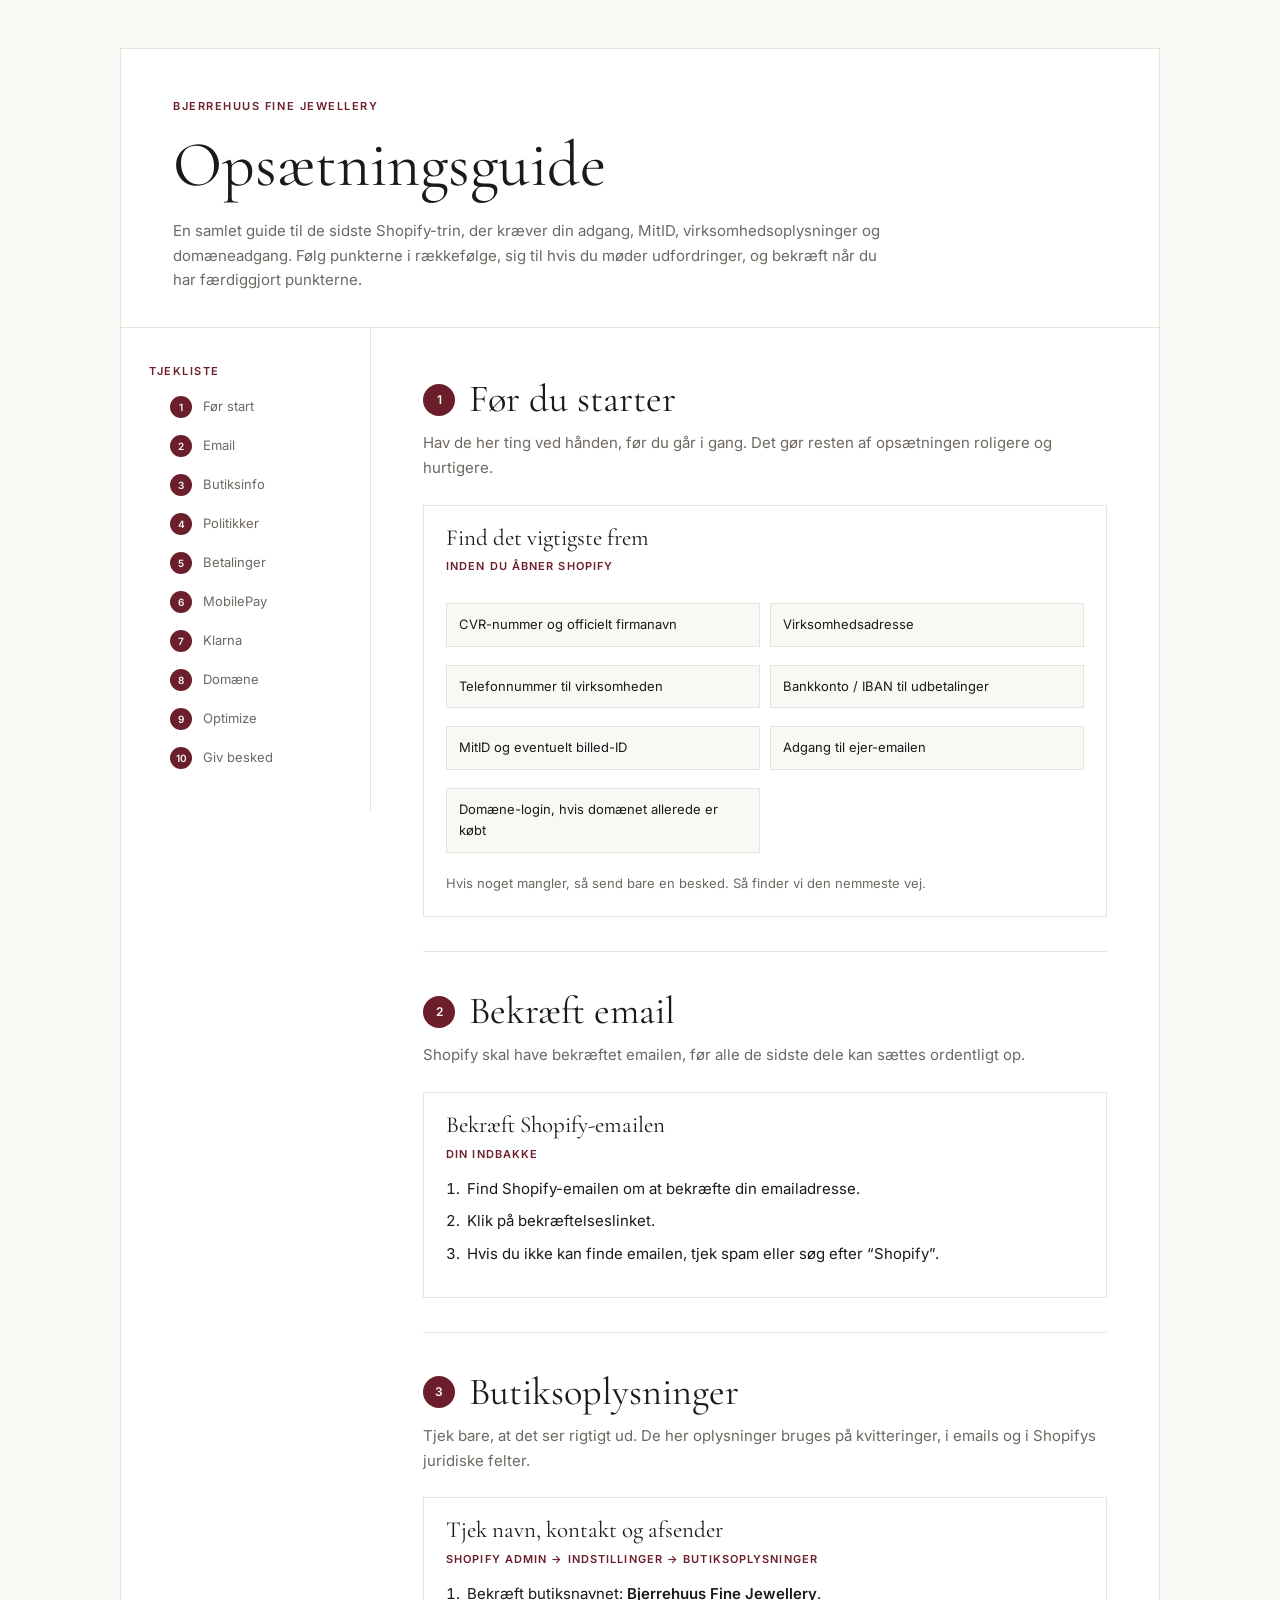
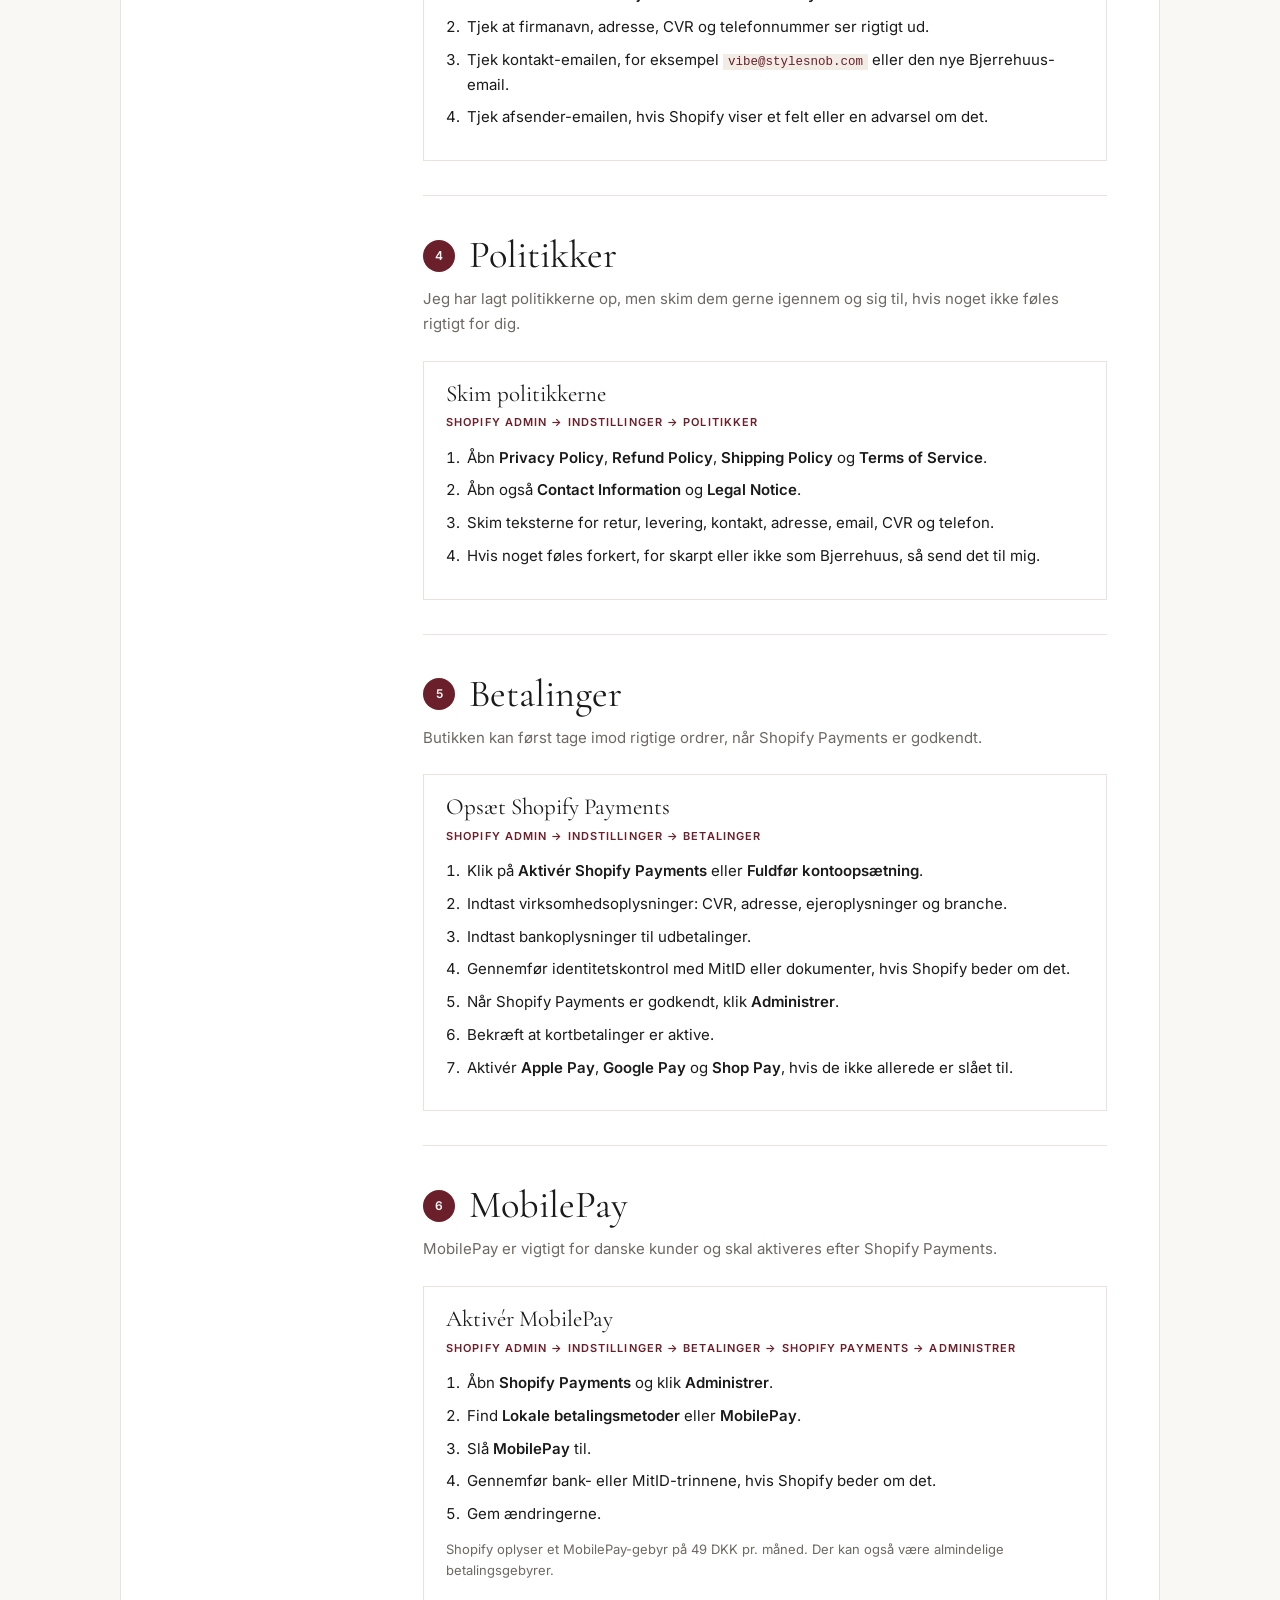
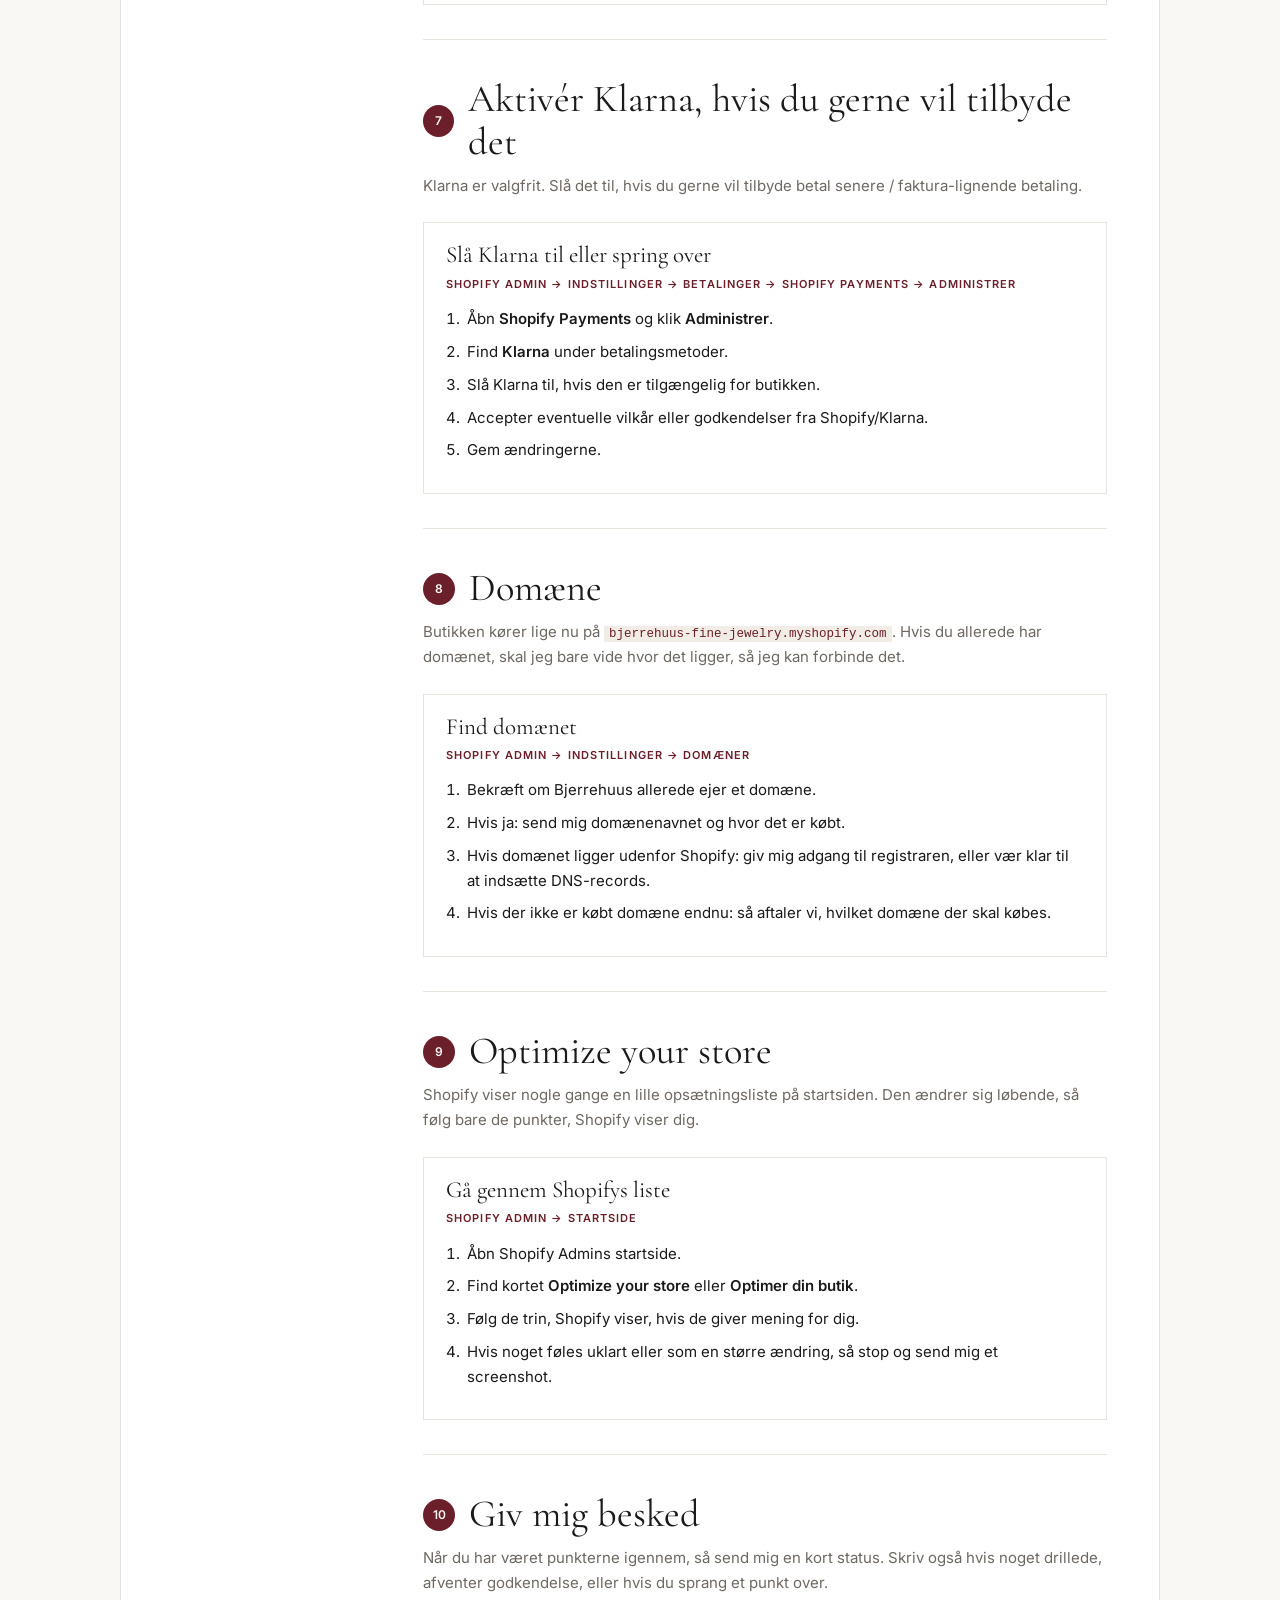
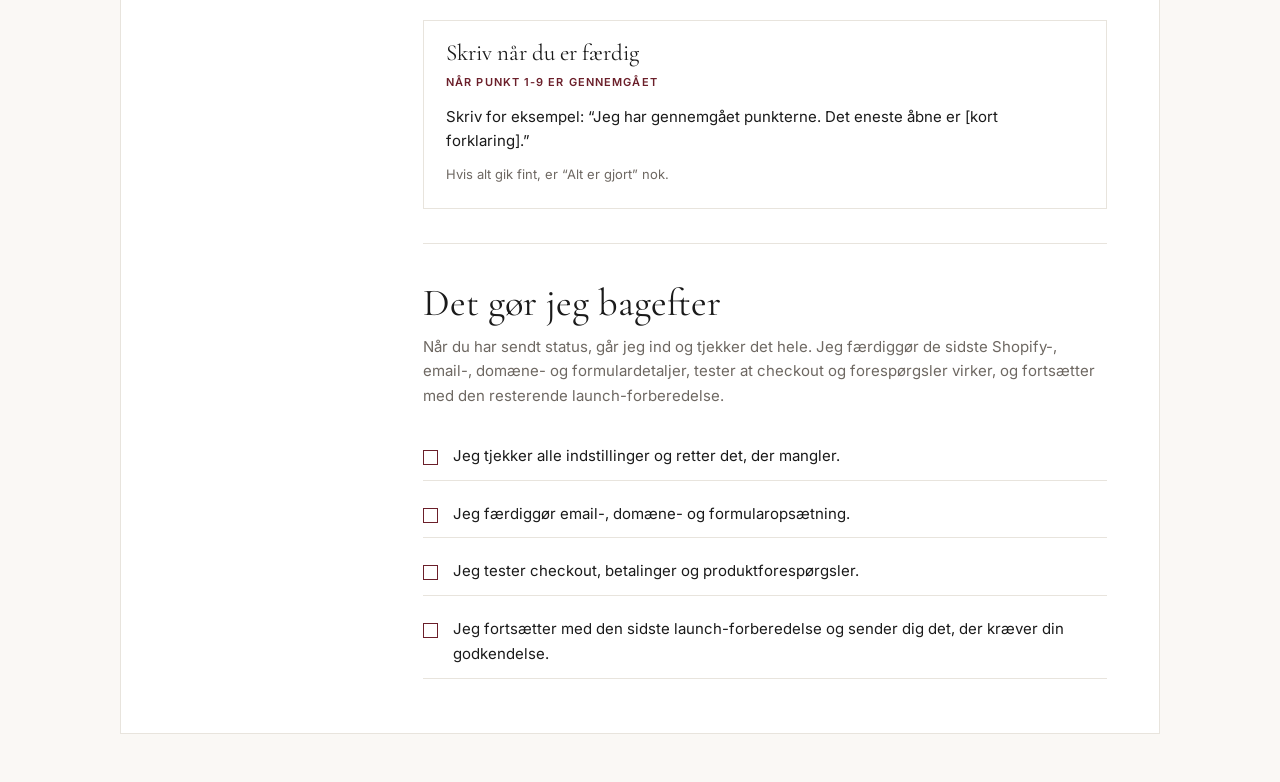
<file: index.html>
<!DOCTYPE html>
<html lang="da">
<head>
<meta charset="UTF-8">
<meta name="viewport" content="width=device-width, initial-scale=1.0">
<meta http-equiv="refresh" content="0; url=client-opsaetningsguide.html">
<title>Bjerrehuus Fine Jewellery</title>
</head>
<body>
<p><a href="client-opsaetningsguide.html">Åbn opsætningsguide</a></p>
</body>
</html>
</file>
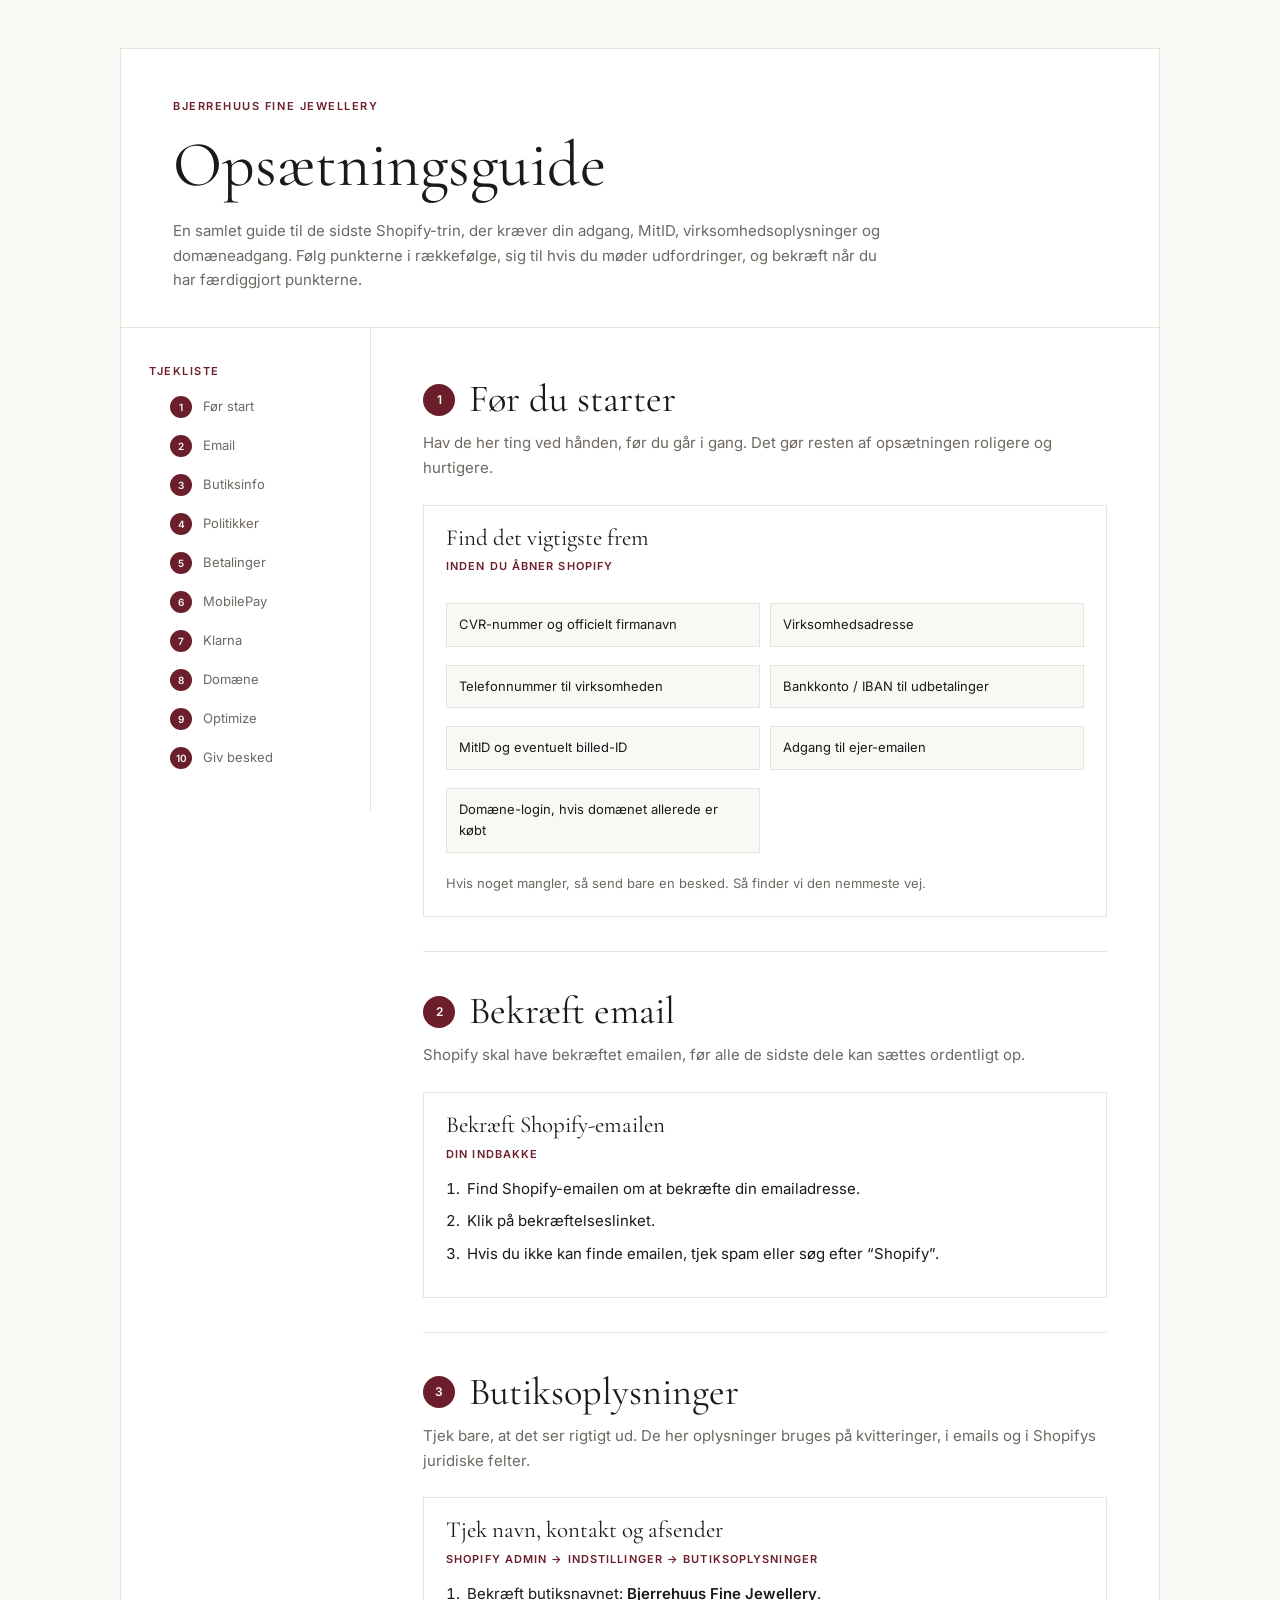
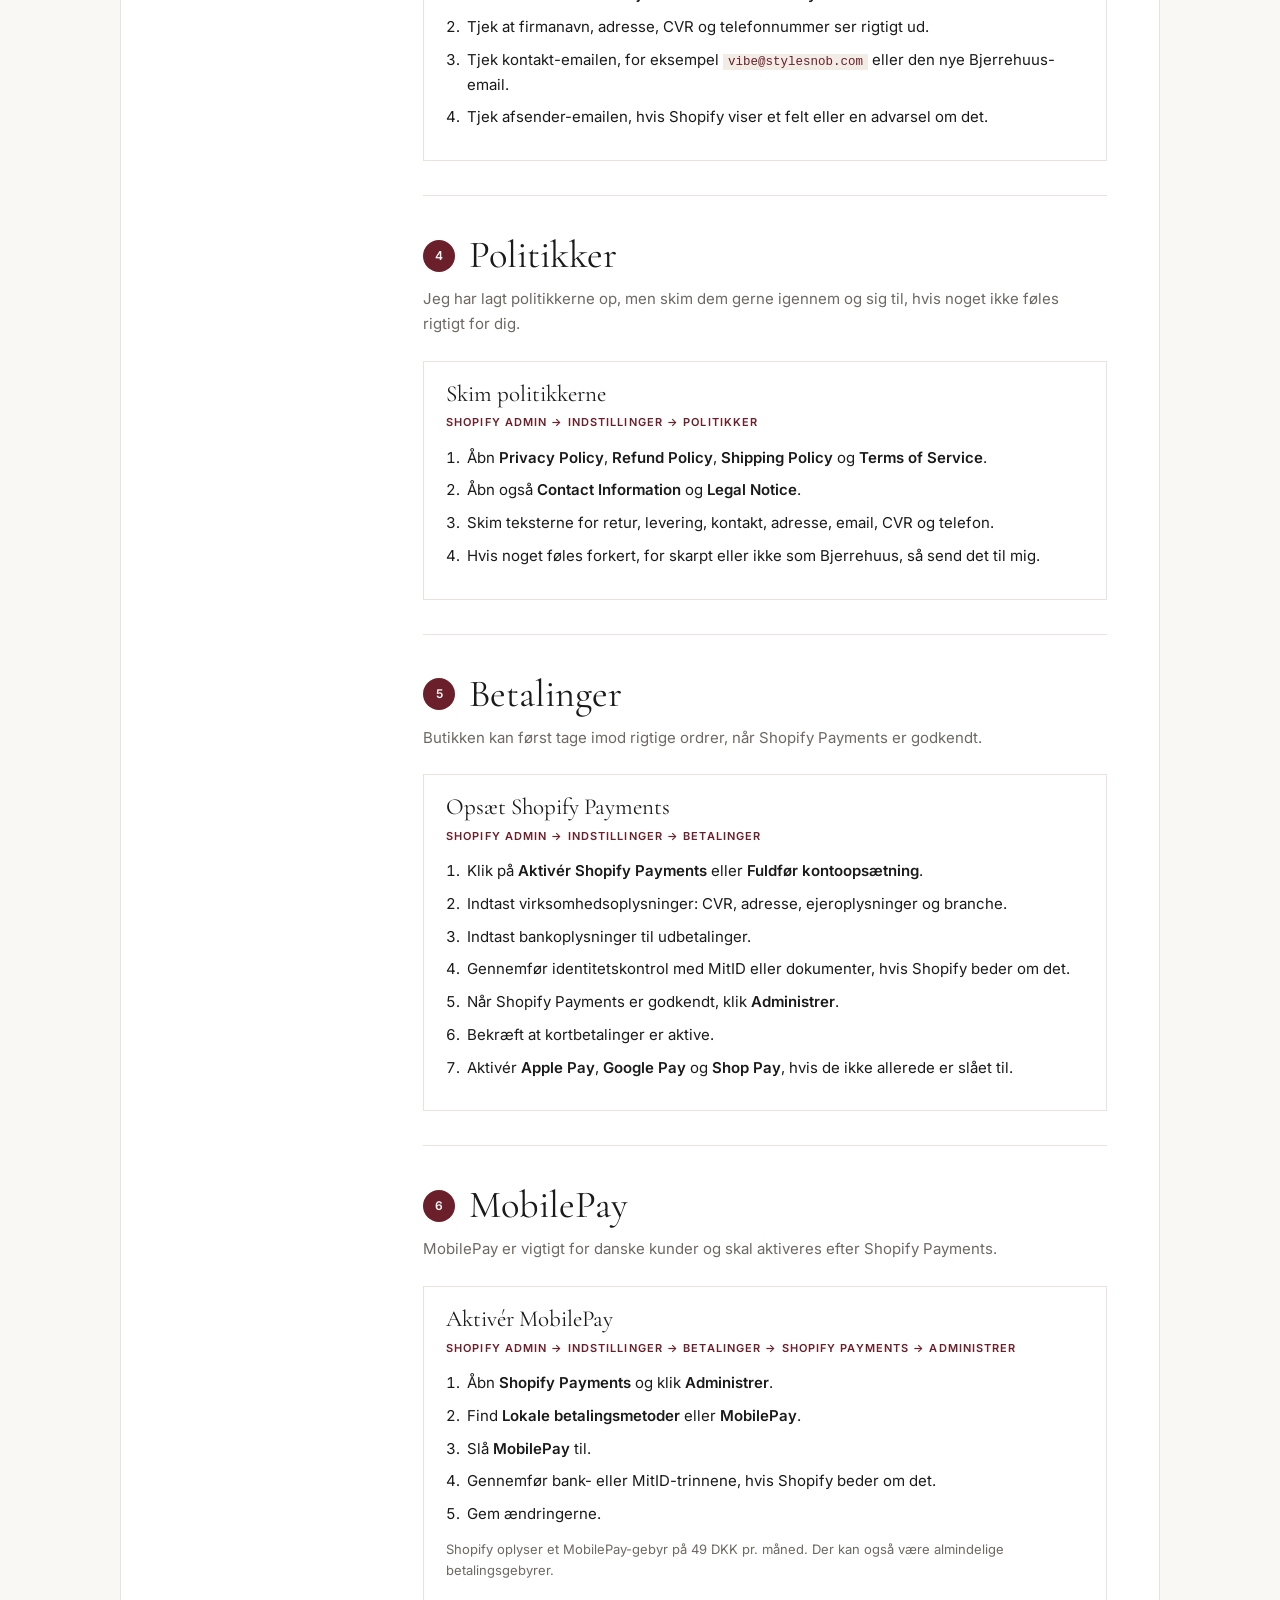
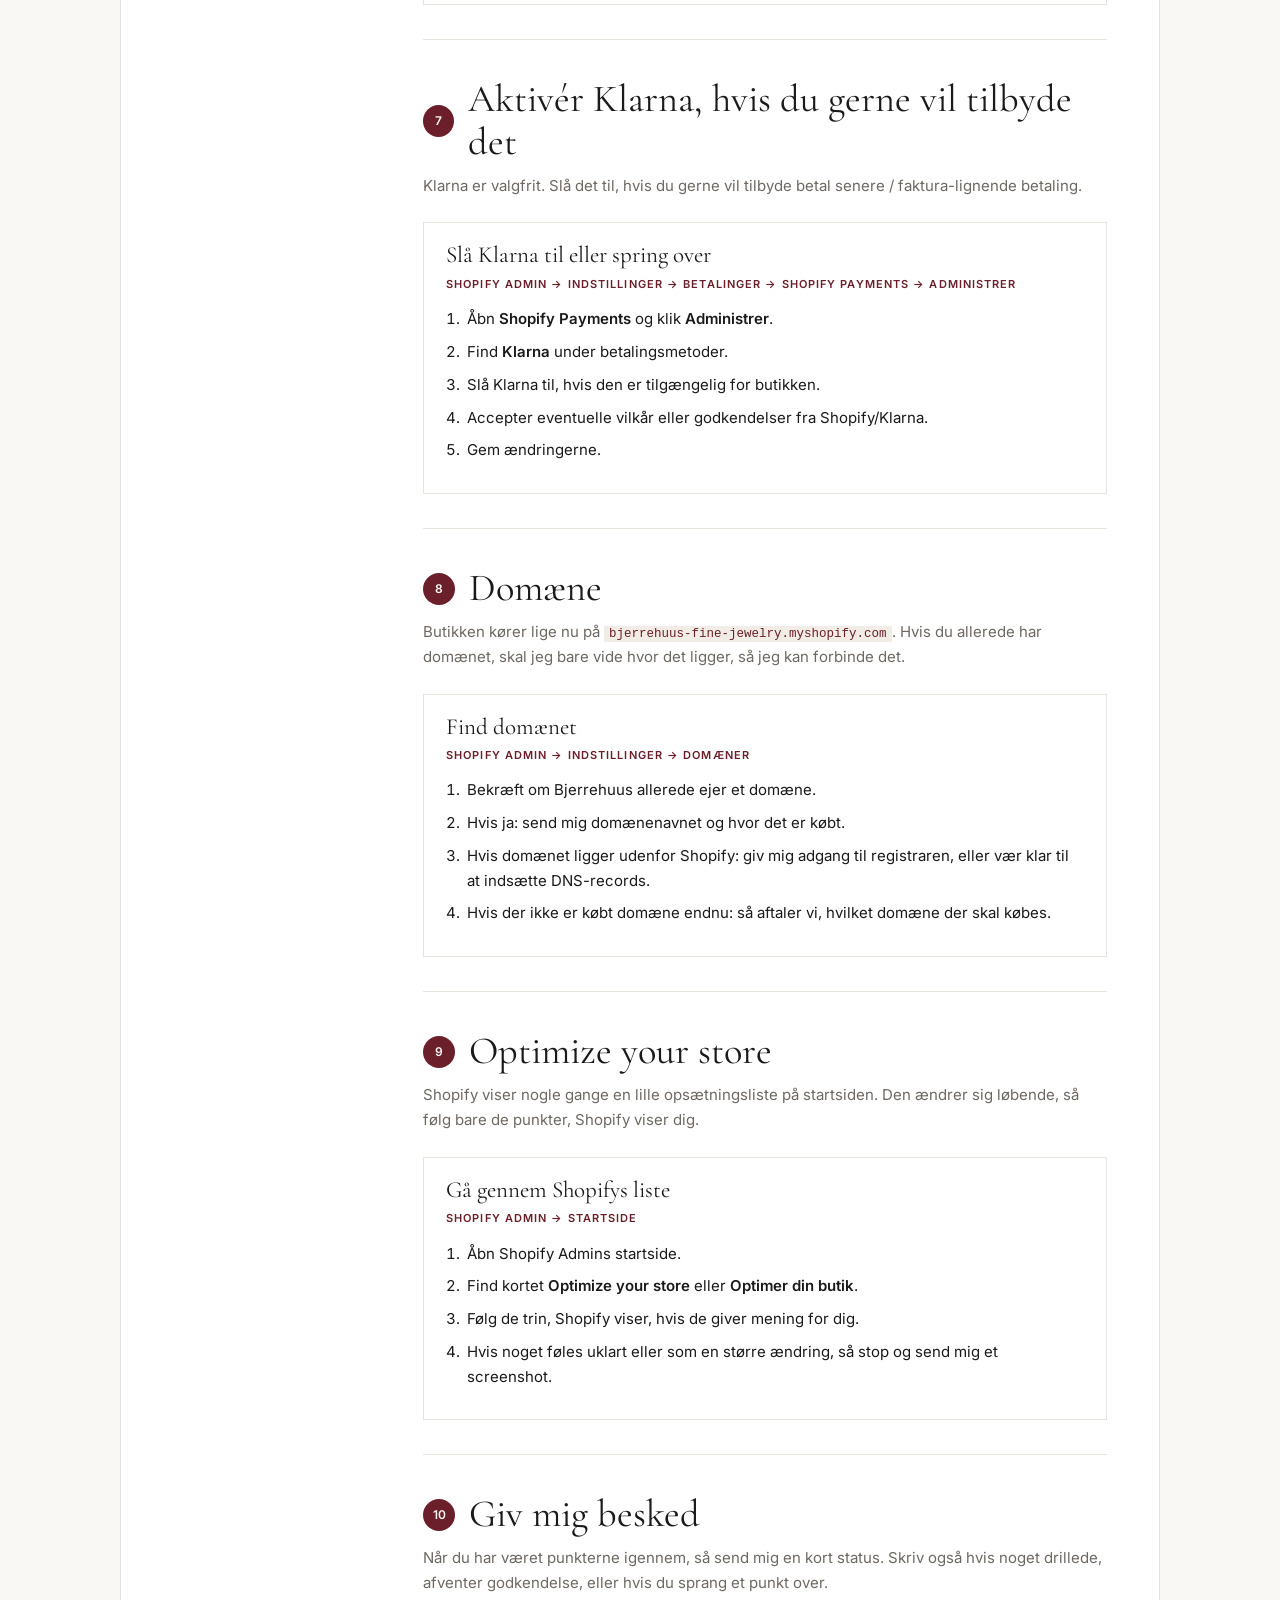
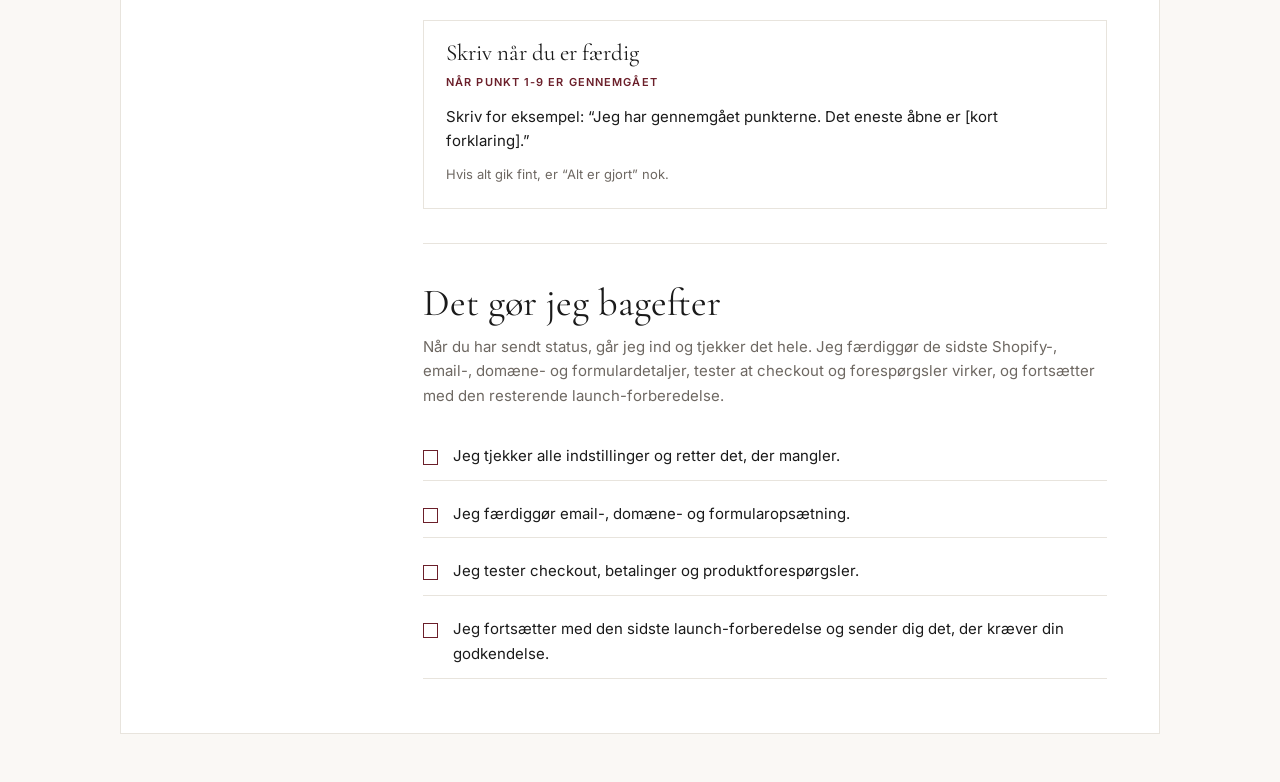
<file: client-opsaetningsguide.html>
<!DOCTYPE html>
<html lang="da">
<head>
<meta charset="UTF-8">
<meta name="viewport" content="width=device-width, initial-scale=1.0">
<title>Bjerrehuus Fine Jewellery - Opsætningsguide</title>
<link rel="preconnect" href="https://fonts.googleapis.com">
<link rel="preconnect" href="https://fonts.gstatic.com" crossorigin>
<link href="https://fonts.googleapis.com/css2?family=Cormorant+Garamond:wght@300;400;500&amp;family=Inter:wght@300;400;500;600&amp;display=swap" rel="stylesheet">
<style>
  :root {
    --bg: #FAF8F5;
    --bg-alt: #F1ECE5;
    --surface: #FFFFFF;
    --text: #1A1A1A;
    --muted: #6E6862;
    --accent: #6B1F2A;
    --border: #E8E4DD;
    --font-display: "Cormorant Garamond", Georgia, serif;
    --font-body: "Inter", -apple-system, BlinkMacSystemFont, "Segoe UI", sans-serif;
  }

  * { box-sizing: border-box; margin: 0; padding: 0; }

  html {
    scroll-behavior: smooth;
    -webkit-font-smoothing: antialiased;
    -moz-osx-font-smoothing: grayscale;
  }

  body {
    background: var(--bg);
    color: var(--text);
    font-family: var(--font-body);
    font-size: 15px;
    line-height: 1.65;
    padding: 48px 24px;
  }

  .page {
    max-width: 1040px;
    margin: 0 auto;
    background: var(--surface);
    border: 1px solid var(--border);
  }

  .hero {
    padding: 48px 52px 34px;
    border-bottom: 1px solid var(--border);
  }

  .eyebrow {
    color: var(--accent);
    font-size: 11px;
    font-weight: 600;
    letter-spacing: 0.14em;
    text-transform: uppercase;
    margin-bottom: 14px;
  }

  h1, h2, h3 {
    font-family: var(--font-display);
    font-weight: 400;
    line-height: 1.12;
  }

  h1 {
    max-width: 780px;
    font-size: clamp(2.4rem, 5vw, 4.1rem);
    letter-spacing: 0;
  }

  .subtitle {
    max-width: 720px;
    color: var(--muted);
    font-size: 15px;
    margin-top: 18px;
  }

  .content {
    display: grid;
    grid-template-columns: 250px minmax(0, 1fr);
    align-items: start;
  }

  .sidebar {
    position: sticky;
    top: 18px;
    padding: 34px 28px;
    border-right: 1px solid var(--border);
  }

  .sidebar-title {
    color: var(--accent);
    font-size: 11px;
    font-weight: 600;
    letter-spacing: 0.14em;
    text-transform: uppercase;
    margin-bottom: 16px;
  }

  .nav-list {
    list-style: none;
    display: grid;
    gap: 9px;
  }

  .nav-list a {
    color: var(--muted);
    display: grid;
    grid-template-columns: 24px minmax(0, 1fr);
    gap: 9px;
    align-items: center;
    font-size: 13px;
    text-decoration: none;
  }

  .nav-list a:hover { color: var(--accent); }

  .nav-number {
    width: 22px;
    height: 22px;
    display: inline-flex;
    align-items: center;
    justify-content: center;
    background: var(--accent);
    color: var(--bg);
    font-size: 10px;
    font-weight: 600;
    line-height: 1;
    border-radius: 50%;
  }

  .main {
    padding: 12px 52px 54px;
  }

  .section {
    padding-top: 38px;
  }

  .section + .section {
    border-top: 1px solid var(--border);
    margin-top: 34px;
  }

  .section-heading {
    display: flex;
    align-items: center;
    gap: 14px;
    margin-bottom: 10px;
  }

  h2 {
    font-size: clamp(1.8rem, 3vw, 2.5rem);
    margin-bottom: 10px;
  }

  .section-heading h2 {
    margin-bottom: 0;
  }

  .section-intro {
    max-width: 680px;
    color: var(--muted);
    margin-bottom: 24px;
  }

  .task {
    border: 1px solid var(--border);
    background: var(--surface);
    margin-bottom: 16px;
  }

  .task-header {
    padding: 20px 22px 14px;
  }

  .number {
    width: 32px;
    height: 32px;
    display: inline-flex;
    align-items: center;
    justify-content: center;
    background: var(--accent);
    color: var(--bg);
    font-size: 12px;
    font-weight: 600;
    line-height: 1;
    border-radius: 50%;
  }

  h3 {
    font-size: 23px;
    margin-bottom: 6px;
  }

  .where {
    color: var(--accent);
    font-size: 11px;
    font-weight: 600;
    letter-spacing: 0.1em;
    text-transform: uppercase;
  }

  .task-body {
    padding: 0 22px 22px;
  }

  .task-body p + p {
    margin-top: 10px;
  }

  .prep {
    display: grid;
    grid-template-columns: repeat(2, minmax(0, 1fr));
    gap: 10px;
    list-style: none;
    margin-top: 14px;
  }

  .prep li {
    border: 1px solid var(--border);
    background: var(--bg);
    color: var(--text);
    font-size: 13px;
    padding: 10px 12px;
  }

  ol, ul.steps {
    padding-left: 18px;
  }

  li {
    margin-bottom: 8px;
    padding-left: 3px;
  }

  strong { font-weight: 600; }

  code {
    background: var(--bg-alt);
    color: var(--accent);
    font-family: "SF Mono", "Fira Code", ui-monospace, monospace;
    font-size: 12.5px;
    padding: 1px 5px;
  }

  .quiet-note {
    color: var(--muted);
    font-size: 13px;
    margin-top: 12px;
  }

  .checklist {
    display: grid;
    gap: 10px;
    list-style: none;
  }

  .checklist li {
    border-bottom: 1px solid var(--border);
    margin: 0;
    padding: 11px 0 11px 30px;
    position: relative;
  }

  .checklist li::before {
    content: "";
    position: absolute;
    left: 0;
    top: 17px;
    width: 13px;
    height: 13px;
    border: 1.5px solid var(--accent);
  }

  @media (max-width: 860px) {
    body { padding: 24px 14px; }
    .hero { padding: 34px 24px 28px; }
    .content { display: block; }
    .sidebar {
      position: static;
      border-right: 0;
      border-bottom: 1px solid var(--border);
      padding: 24px;
    }
    .nav-list {
      grid-template-columns: repeat(2, minmax(0, 1fr));
      column-gap: 18px;
    }
    .main { padding: 0 24px 34px; }
    .number {
      width: 28px;
      height: 28px;
    }
    .task-header { padding: 18px 16px 12px; }
    .task-body { padding: 0 16px 18px; }
    .prep { grid-template-columns: 1fr; }
  }

  @media (max-width: 560px) {
    body { padding: 0; }
    .page { border-left: 0; border-right: 0; }
    .hero { padding: 30px 18px 24px; }
    .sidebar { padding: 22px 18px; }
    .main { padding: 0 18px 30px; }
    .nav-list { grid-template-columns: 1fr; }
    .task-body { padding: 0 16px 18px; }
  }

  @media print {
    body {
      background: #fff;
      padding: 0;
    }
    .page {
      border: 0;
    }
    .content {
      display: block;
    }
    .sidebar {
      display: none;
    }
    .main,
    .hero {
      padding-left: 0;
      padding-right: 0;
    }
    .task {
      break-inside: avoid;
    }
  }
</style>
</head>
<body>
<main class="page">
  <header class="hero">
    <p class="eyebrow">Bjerrehuus Fine Jewellery</p>
    <h1>Opsætningsguide</h1>
    <p class="subtitle">En samlet guide til de sidste Shopify-trin, der kræver din adgang, MitID, virksomhedsoplysninger og domæneadgang. Følg punkterne i rækkefølge, sig til hvis du møder udfordringer, og bekræft når du har færdiggjort punkterne.</p>
  </header>

  <div class="content">
    <aside class="sidebar" aria-label="Indhold">
      <p class="sidebar-title">Tjekliste</p>
      <nav>
        <ol class="nav-list">
          <li><a href="#start"><span class="nav-number">1</span><span>Før start</span></a></li>
          <li><a href="#email"><span class="nav-number">2</span><span>Email</span></a></li>
          <li><a href="#details"><span class="nav-number">3</span><span>Butiksinfo</span></a></li>
          <li><a href="#policies"><span class="nav-number">4</span><span>Politikker</span></a></li>
          <li><a href="#payments"><span class="nav-number">5</span><span>Betalinger</span></a></li>
          <li><a href="#mobilepay"><span class="nav-number">6</span><span>MobilePay</span></a></li>
          <li><a href="#klarna"><span class="nav-number">7</span><span>Klarna</span></a></li>
          <li><a href="#domain"><span class="nav-number">8</span><span>Domæne</span></a></li>
          <li><a href="#optimize"><span class="nav-number">9</span><span>Optimize</span></a></li>
          <li><a href="#notify"><span class="nav-number">10</span><span>Giv besked</span></a></li>
        </ol>
      </nav>
    </aside>

    <div class="main">
      <section class="section" id="start">
        <div class="section-heading">
          <span class="number">1</span>
          <h2>Før du starter</h2>
        </div>
        <p class="section-intro">Hav de her ting ved hånden, før du går i gang. Det gør resten af opsætningen roligere og hurtigere.</p>
        <div class="task">
          <div class="task-header">
            <div>
              <h3>Find det vigtigste frem</h3>
              <p class="where">Inden du åbner Shopify</p>
            </div>
          </div>
          <div class="task-body">
            <ul class="prep">
              <li>CVR-nummer og officielt firmanavn</li>
              <li>Virksomhedsadresse</li>
              <li>Telefonnummer til virksomheden</li>
              <li>Bankkonto / IBAN til udbetalinger</li>
              <li>MitID og eventuelt billed-ID</li>
              <li>Adgang til ejer-emailen</li>
              <li>Domæne-login, hvis domænet allerede er købt</li>
            </ul>
            <p class="quiet-note">Hvis noget mangler, så send bare en besked. Så finder vi den nemmeste vej.</p>
          </div>
        </div>
      </section>

      <section class="section" id="email">
        <div class="section-heading">
          <span class="number">2</span>
          <h2>Bekræft email</h2>
        </div>
        <p class="section-intro">Shopify skal have bekræftet emailen, før alle de sidste dele kan sættes ordentligt op.</p>
        <div class="task">
          <div class="task-header">
            <div>
              <h3>Bekræft Shopify-emailen</h3>
              <p class="where">Din indbakke</p>
            </div>
          </div>
          <div class="task-body">
            <ol>
              <li>Find Shopify-emailen om at bekræfte din emailadresse.</li>
              <li>Klik på bekræftelseslinket.</li>
              <li>Hvis du ikke kan finde emailen, tjek spam eller søg efter “Shopify”.</li>
            </ol>
          </div>
        </div>
      </section>

      <section class="section" id="details">
        <div class="section-heading">
          <span class="number">3</span>
          <h2>Butiksoplysninger</h2>
        </div>
        <p class="section-intro">Tjek bare, at det ser rigtigt ud. De her oplysninger bruges på kvitteringer, i emails og i Shopifys juridiske felter.</p>
        <div class="task">
          <div class="task-header">
            <div>
              <h3>Tjek navn, kontakt og afsender</h3>
              <p class="where">Shopify Admin → Indstillinger → Butiksoplysninger</p>
            </div>
          </div>
          <div class="task-body">
            <ol>
              <li>Bekræft butiksnavnet: <strong>Bjerrehuus Fine Jewellery</strong>.</li>
              <li>Tjek at firmanavn, adresse, CVR og telefonnummer ser rigtigt ud.</li>
              <li>Tjek kontakt-emailen, for eksempel <code>vibe@stylesnob.com</code> eller den nye Bjerrehuus-email.</li>
              <li>Tjek afsender-emailen, hvis Shopify viser et felt eller en advarsel om det.</li>
            </ol>
          </div>
        </div>
      </section>

      <section class="section" id="policies">
        <div class="section-heading">
          <span class="number">4</span>
          <h2>Politikker</h2>
        </div>
        <p class="section-intro">Jeg har lagt politikkerne op, men skim dem gerne igennem og sig til, hvis noget ikke føles rigtigt for dig.</p>
        <div class="task">
          <div class="task-header">
            <div>
              <h3>Skim politikkerne</h3>
              <p class="where">Shopify Admin → Indstillinger → Politikker</p>
            </div>
          </div>
          <div class="task-body">
            <ol>
              <li>Åbn <strong>Privacy Policy</strong>, <strong>Refund Policy</strong>, <strong>Shipping Policy</strong> og <strong>Terms of Service</strong>.</li>
              <li>Åbn også <strong>Contact Information</strong> og <strong>Legal Notice</strong>.</li>
              <li>Skim teksterne for retur, levering, kontakt, adresse, email, CVR og telefon.</li>
              <li>Hvis noget føles forkert, for skarpt eller ikke som Bjerrehuus, så send det til mig.</li>
            </ol>
          </div>
        </div>
      </section>

      <section class="section" id="payments">
        <div class="section-heading">
          <span class="number">5</span>
          <h2>Betalinger</h2>
        </div>
        <p class="section-intro">Butikken kan først tage imod rigtige ordrer, når Shopify Payments er godkendt.</p>
        <div class="task">
          <div class="task-header">
            <div>
              <h3>Opsæt Shopify Payments</h3>
              <p class="where">Shopify Admin → Indstillinger → Betalinger</p>
            </div>
          </div>
          <div class="task-body">
            <ol>
              <li>Klik på <strong>Aktivér Shopify Payments</strong> eller <strong>Fuldfør kontoopsætning</strong>.</li>
              <li>Indtast virksomhedsoplysninger: CVR, adresse, ejeroplysninger og branche.</li>
              <li>Indtast bankoplysninger til udbetalinger.</li>
              <li>Gennemfør identitetskontrol med MitID eller dokumenter, hvis Shopify beder om det.</li>
              <li>Når Shopify Payments er godkendt, klik <strong>Administrer</strong>.</li>
              <li>Bekræft at kortbetalinger er aktive.</li>
              <li>Aktivér <strong>Apple Pay</strong>, <strong>Google Pay</strong> og <strong>Shop Pay</strong>, hvis de ikke allerede er slået til.</li>
            </ol>
          </div>
        </div>
      </section>

      <section class="section" id="mobilepay">
        <div class="section-heading">
          <span class="number">6</span>
          <h2>MobilePay</h2>
        </div>
        <p class="section-intro">MobilePay er vigtigt for danske kunder og skal aktiveres efter Shopify Payments.</p>
        <div class="task">
          <div class="task-header">
            <div>
              <h3>Aktivér MobilePay</h3>
              <p class="where">Shopify Admin → Indstillinger → Betalinger → Shopify Payments → Administrer</p>
            </div>
          </div>
          <div class="task-body">
            <ol>
              <li>Åbn <strong>Shopify Payments</strong> og klik <strong>Administrer</strong>.</li>
              <li>Find <strong>Lokale betalingsmetoder</strong> eller <strong>MobilePay</strong>.</li>
              <li>Slå <strong>MobilePay</strong> til.</li>
              <li>Gennemfør bank- eller MitID-trinnene, hvis Shopify beder om det.</li>
              <li>Gem ændringerne.</li>
            </ol>
            <p class="quiet-note">Shopify oplyser et MobilePay-gebyr på 49 DKK pr. måned. Der kan også være almindelige betalingsgebyrer.</p>
          </div>
        </div>
      </section>

      <section class="section" id="klarna">
        <div class="section-heading">
          <span class="number">7</span>
          <h2>Aktivér Klarna, hvis du gerne vil tilbyde det</h2>
        </div>
        <p class="section-intro">Klarna er valgfrit. Slå det til, hvis du gerne vil tilbyde betal senere / faktura-lignende betaling.</p>
        <div class="task">
          <div class="task-header">
            <div>
              <h3>Slå Klarna til eller spring over</h3>
              <p class="where">Shopify Admin → Indstillinger → Betalinger → Shopify Payments → Administrer</p>
            </div>
          </div>
          <div class="task-body">
            <ol>
              <li>Åbn <strong>Shopify Payments</strong> og klik <strong>Administrer</strong>.</li>
              <li>Find <strong>Klarna</strong> under betalingsmetoder.</li>
              <li>Slå Klarna til, hvis den er tilgængelig for butikken.</li>
              <li>Accepter eventuelle vilkår eller godkendelser fra Shopify/Klarna.</li>
              <li>Gem ændringerne.</li>
            </ol>
          </div>
        </div>
      </section>

      <section class="section" id="domain">
        <div class="section-heading">
          <span class="number">8</span>
          <h2>Domæne</h2>
        </div>
        <p class="section-intro">Butikken kører lige nu på <code>bjerrehuus-fine-jewelry.myshopify.com</code>. Hvis du allerede har domænet, skal jeg bare vide hvor det ligger, så jeg kan forbinde det.</p>
        <div class="task">
          <div class="task-header">
            <div>
              <h3>Find domænet</h3>
              <p class="where">Shopify Admin → Indstillinger → Domæner</p>
            </div>
          </div>
          <div class="task-body">
            <ol>
              <li>Bekræft om Bjerrehuus allerede ejer et domæne.</li>
              <li>Hvis ja: send mig domænenavnet og hvor det er købt.</li>
              <li>Hvis domænet ligger udenfor Shopify: giv mig adgang til registraren, eller vær klar til at indsætte DNS-records.</li>
              <li>Hvis der ikke er købt domæne endnu: så aftaler vi, hvilket domæne der skal købes.</li>
            </ol>
          </div>
        </div>
      </section>

      <section class="section" id="optimize">
        <div class="section-heading">
          <span class="number">9</span>
          <h2>Optimize your store</h2>
        </div>
        <p class="section-intro">Shopify viser nogle gange en lille opsætningsliste på startsiden. Den ændrer sig løbende, så følg bare de punkter, Shopify viser dig.</p>
        <div class="task">
          <div class="task-header">
            <div>
              <h3>Gå gennem Shopifys liste</h3>
              <p class="where">Shopify Admin → Startside</p>
            </div>
          </div>
          <div class="task-body">
            <ol>
              <li>Åbn Shopify Admins startside.</li>
              <li>Find kortet <strong>Optimize your store</strong> eller <strong>Optimer din butik</strong>.</li>
              <li>Følg de trin, Shopify viser, hvis de giver mening for dig.</li>
              <li>Hvis noget føles uklart eller som en større ændring, så stop og send mig et screenshot.</li>
            </ol>
          </div>
        </div>
      </section>

      <section class="section" id="notify">
        <div class="section-heading">
          <span class="number">10</span>
          <h2>Giv mig besked</h2>
        </div>
        <p class="section-intro">Når du har været punkterne igennem, så send mig en kort status. Skriv også hvis noget drillede, afventer godkendelse, eller hvis du sprang et punkt over.</p>
        <div class="task">
          <div class="task-header">
            <div>
              <h3>Skriv når du er færdig</h3>
              <p class="where">Når punkt 1-9 er gennemgået</p>
            </div>
          </div>
          <div class="task-body">
            <p>Skriv for eksempel: “Jeg har gennemgået punkterne. Det eneste åbne er [kort forklaring].”</p>
            <p class="quiet-note">Hvis alt gik fint, er “Alt er gjort” nok.</p>
          </div>
        </div>
      </section>

      <section class="section" id="patrick">
        <h2>Det gør jeg bagefter</h2>
        <p class="section-intro">Når du har sendt status, går jeg ind og tjekker det hele. Jeg færdiggør de sidste Shopify-, email-, domæne- og formulardetaljer, tester at checkout og forespørgsler virker, og fortsætter med den resterende launch-forberedelse.</p>
        <ul class="checklist">
          <li>Jeg tjekker alle indstillinger og retter det, der mangler.</li>
          <li>Jeg færdiggør email-, domæne- og formularopsætning.</li>
          <li>Jeg tester checkout, betalinger og produktforespørgsler.</li>
          <li>Jeg fortsætter med den sidste launch-forberedelse og sender dig det, der kræver din godkendelse.</li>
        </ul>
      </section>
    </div>
  </div>
</main>
</body>
</html>
</file>
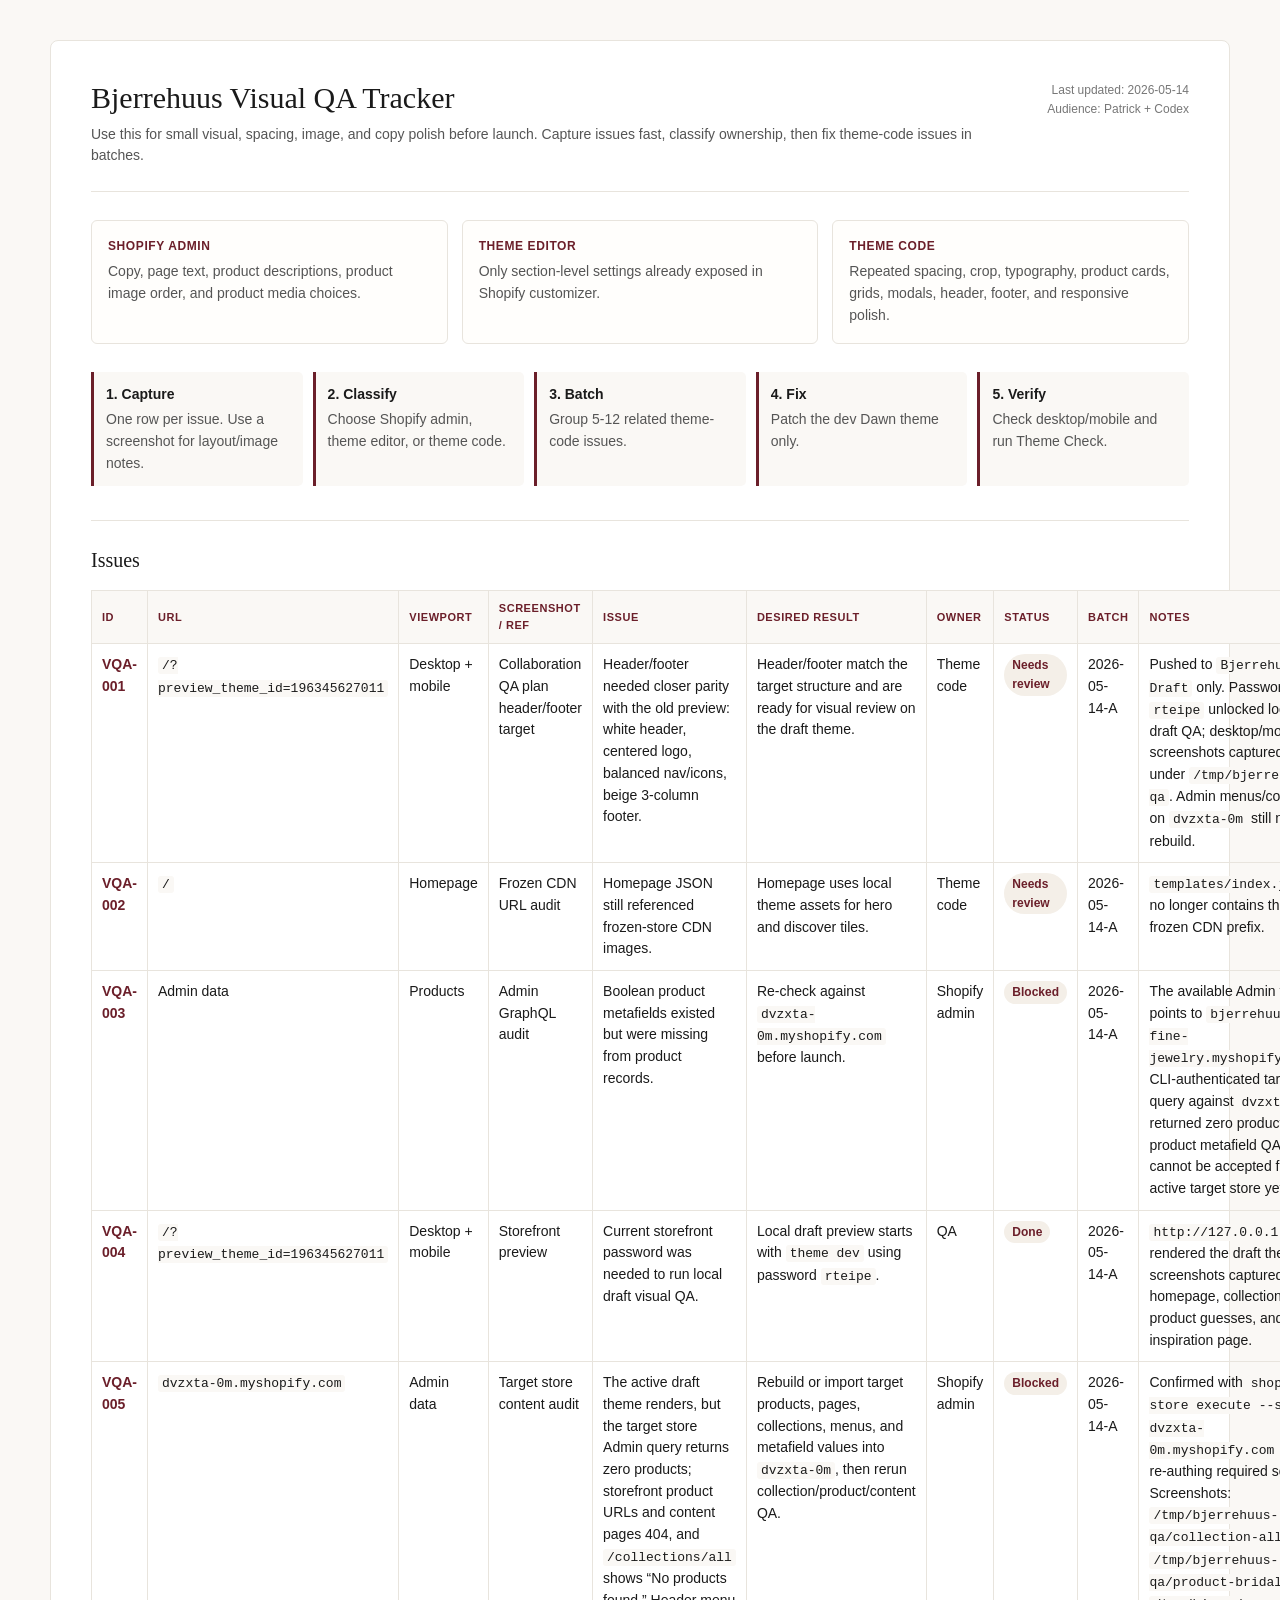
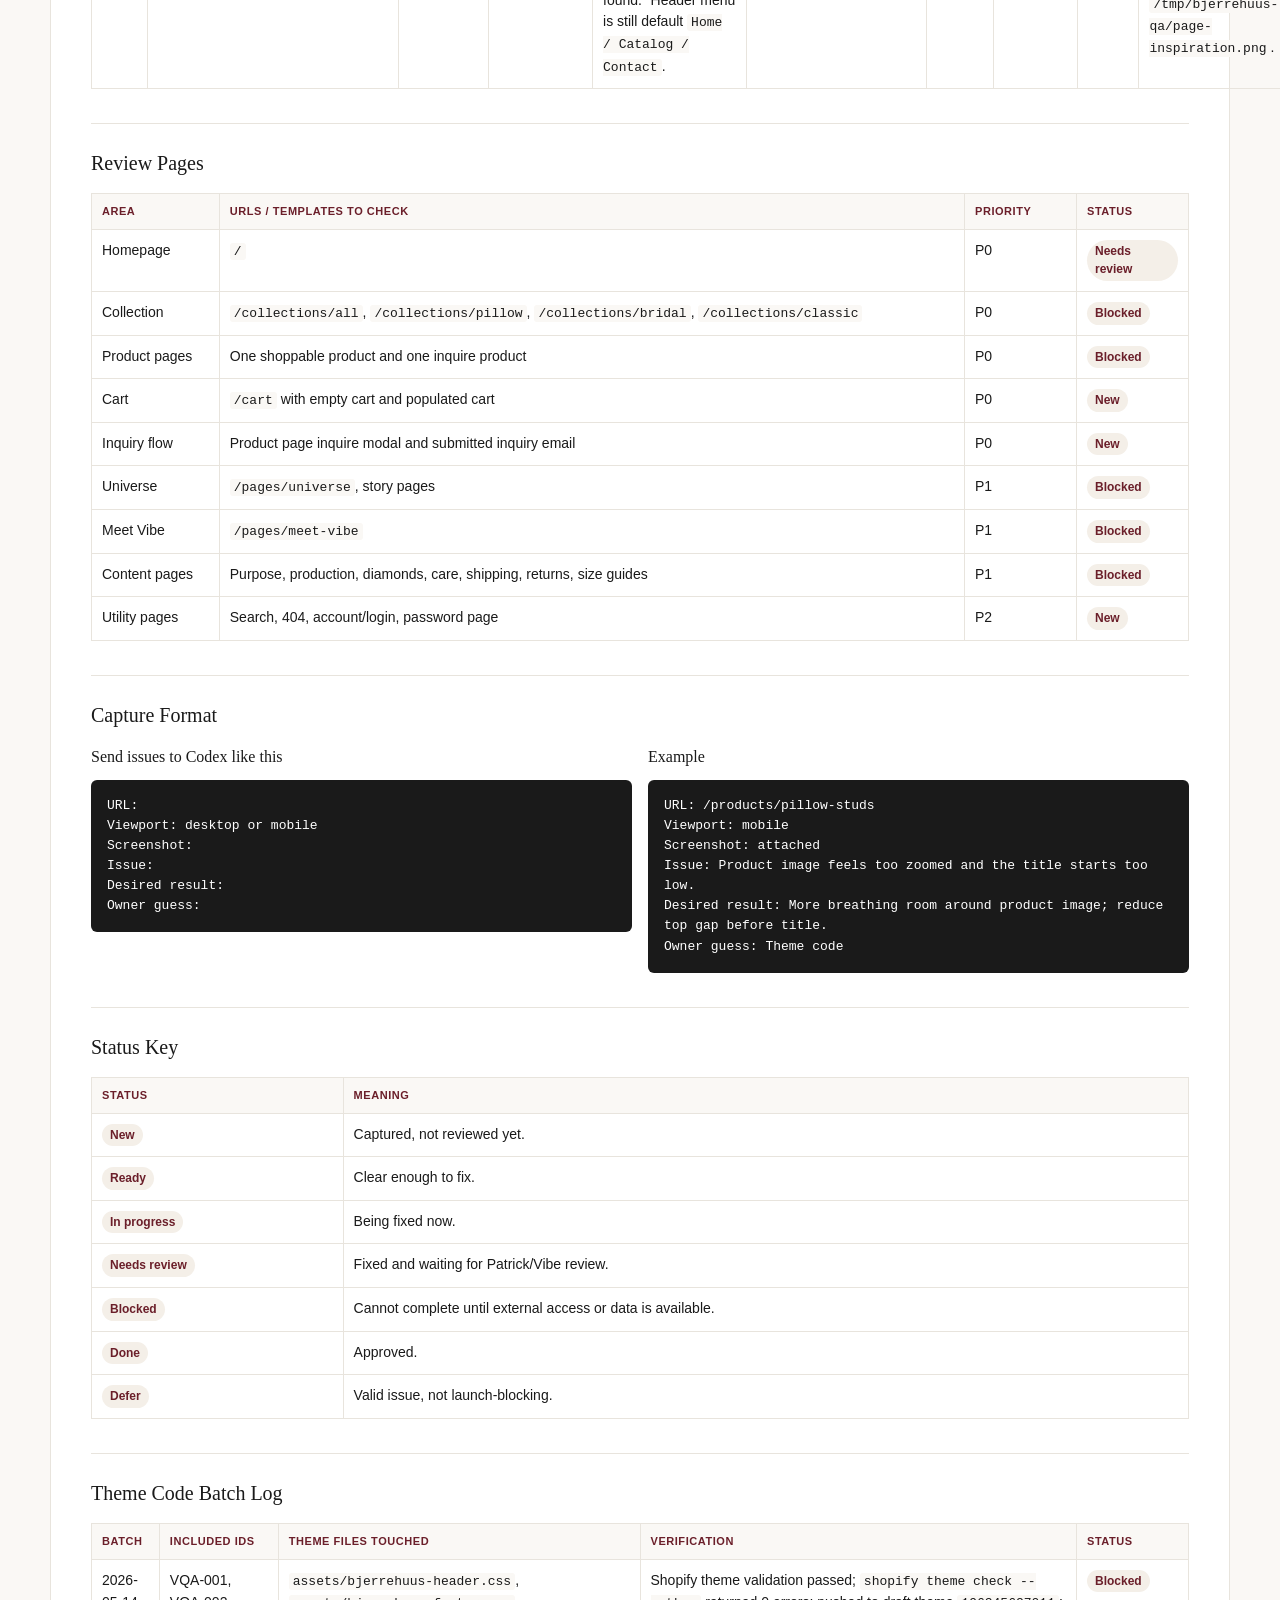
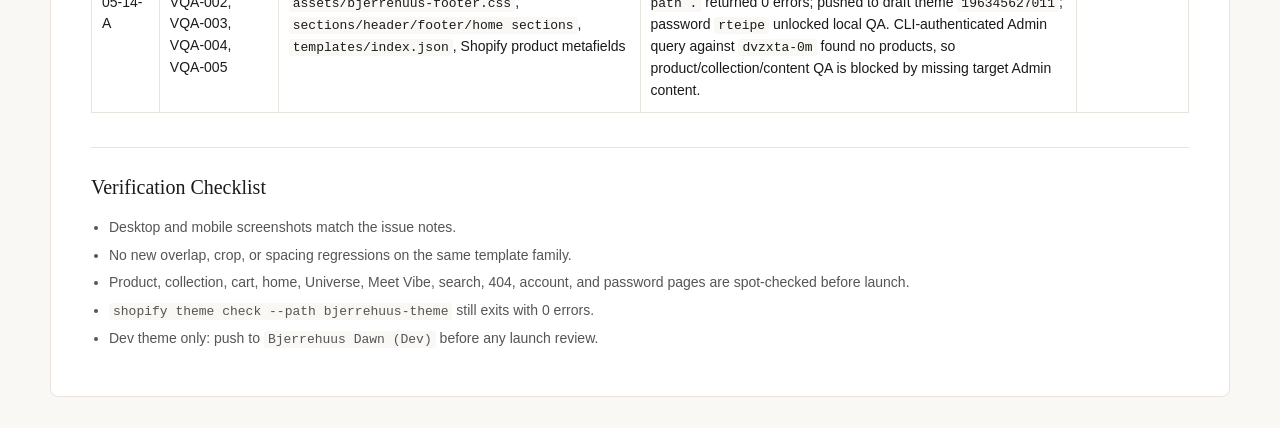
<file: docs/current/VISUAL-QA-TRACKER.html>
<!DOCTYPE html>
<html lang="en">
<head>
<meta charset="UTF-8">
<meta name="viewport" content="width=device-width, initial-scale=1.0">
<title>Bjerrehuus - Visual QA Tracker</title>
<style>
  * { box-sizing: border-box; margin: 0; padding: 0; }
  body {
    font-family: -apple-system, BlinkMacSystemFont, "Segoe UI", sans-serif;
    font-size: 14px;
    line-height: 1.55;
    color: #1A1A1A;
    background: #FAF8F5;
    padding: 40px 24px;
  }
  .page {
    max-width: 1180px;
    margin: 0 auto;
    background: #fff;
    border: 1px solid #E8E4DD;
    border-radius: 8px;
    padding: 40px;
  }
  header {
    display: grid;
    grid-template-columns: 1fr auto;
    gap: 24px;
    align-items: start;
    border-bottom: 1px solid #E8E4DD;
    padding-bottom: 24px;
    margin-bottom: 28px;
  }
  h1, h2, h3 {
    font-family: Georgia, serif;
    font-weight: 400;
  }
  h1 {
    font-size: 30px;
    line-height: 1.15;
    margin-bottom: 8px;
  }
  h2 {
    font-size: 20px;
    margin: 34px 0 14px;
    padding-top: 24px;
    border-top: 1px solid #E8E4DD;
  }
  h3 {
    font-size: 16px;
    margin-bottom: 10px;
  }
  p { color: #555; }
  .meta {
    color: #777;
    font-size: 12px;
    text-align: right;
    white-space: nowrap;
  }
  .summary {
    display: grid;
    grid-template-columns: repeat(3, 1fr);
    gap: 14px;
    margin-bottom: 28px;
  }
  .card {
    border: 1px solid #E8E4DD;
    border-radius: 6px;
    padding: 16px;
    background: #FFFEFC;
  }
  .card strong {
    display: block;
    margin-bottom: 6px;
    color: #6B1F2A;
    font-size: 12px;
    letter-spacing: 0.05em;
    text-transform: uppercase;
  }
  .steps {
    display: grid;
    grid-template-columns: repeat(5, 1fr);
    gap: 10px;
    margin-bottom: 28px;
  }
  .step {
    border-left: 3px solid #6B1F2A;
    background: #FAF8F5;
    padding: 12px;
    border-radius: 0 5px 5px 0;
    min-height: 92px;
  }
  .step b {
    display: block;
    margin-bottom: 4px;
  }
  table {
    width: 100%;
    border-collapse: collapse;
    margin-bottom: 18px;
  }
  th {
    background: #FAF8F5;
    color: #6B1F2A;
    font-size: 11px;
    letter-spacing: 0.05em;
    text-transform: uppercase;
    text-align: left;
    border: 1px solid #E8E4DD;
    padding: 9px 10px;
  }
  td {
    border: 1px solid #E8E4DD;
    padding: 10px;
    vertical-align: top;
    min-height: 42px;
  }
  .issue-table td {
    height: 58px;
  }
  .id { width: 82px; color: #6B1F2A; font-weight: 700; }
  .url { width: 145px; }
  .viewport { width: 88px; }
  .owner, .status, .priority { width: 112px; }
  .batch { width: 80px; }
  .muted { color: #777; }
  .pill {
    display: inline-block;
    border-radius: 999px;
    padding: 2px 8px;
    background: #F4EFE8;
    color: #6B1F2A;
    font-size: 12px;
    font-weight: 600;
  }
  .capture {
    display: grid;
    grid-template-columns: 1fr 1fr;
    gap: 16px;
  }
  pre {
    background: #1A1A1A;
    color: #fff;
    border-radius: 6px;
    padding: 16px;
    white-space: pre-wrap;
    font-size: 13px;
  }
  ul {
    margin-left: 18px;
    color: #555;
  }
  li { margin-bottom: 6px; }
  code {
    background: #FAF8F5;
    border-radius: 3px;
    padding: 1px 4px;
    font-size: 13px;
  }
  @media (max-width: 900px) {
    body { padding: 20px 12px; }
    .page { padding: 24px; }
    header, .summary, .steps, .capture { grid-template-columns: 1fr; }
    .meta { text-align: left; }
    table { display: block; overflow-x: auto; white-space: nowrap; }
  }
  @media print {
    body { background: #fff; padding: 0; }
    .page { border: none; border-radius: 0; padding: 24px; max-width: none; }
    .card, .step, th { background: #fff; }
    pre { border: 1px solid #E8E4DD; color: #1A1A1A; background: #fff; }
  }
</style>
</head>
<body>
<div class="page">
  <header>
    <div>
      <h1>Bjerrehuus Visual QA Tracker</h1>
      <p>Use this for small visual, spacing, image, and copy polish before launch. Capture issues fast, classify ownership, then fix theme-code issues in batches.</p>
    </div>
    <div class="meta">
      Last updated: 2026-05-14<br>
      Audience: Patrick + Codex
    </div>
  </header>

  <section class="summary">
    <div class="card">
      <strong>Shopify admin</strong>
      <p>Copy, page text, product descriptions, product image order, and product media choices.</p>
    </div>
    <div class="card">
      <strong>Theme editor</strong>
      <p>Only section-level settings already exposed in Shopify customizer.</p>
    </div>
    <div class="card">
      <strong>Theme code</strong>
      <p>Repeated spacing, crop, typography, product cards, grids, modals, header, footer, and responsive polish.</p>
    </div>
  </section>

  <section class="steps">
    <div class="step"><b>1. Capture</b><p>One row per issue. Use a screenshot for layout/image notes.</p></div>
    <div class="step"><b>2. Classify</b><p>Choose Shopify admin, theme editor, or theme code.</p></div>
    <div class="step"><b>3. Batch</b><p>Group 5-12 related theme-code issues.</p></div>
    <div class="step"><b>4. Fix</b><p>Patch the dev Dawn theme only.</p></div>
    <div class="step"><b>5. Verify</b><p>Check desktop/mobile and run Theme Check.</p></div>
  </section>

  <h2>Issues</h2>
  <table class="issue-table">
    <thead>
      <tr>
        <th class="id">ID</th>
        <th class="url">URL</th>
        <th class="viewport">Viewport</th>
        <th>Screenshot / ref</th>
        <th>Issue</th>
        <th>Desired result</th>
        <th class="owner">Owner</th>
        <th class="status">Status</th>
        <th class="batch">Batch</th>
        <th>Notes</th>
      </tr>
    </thead>
    <tbody>
      <tr>
        <td class="id">VQA-001</td>
        <td><code>/?preview_theme_id=196345627011</code></td>
        <td>Desktop + mobile</td>
        <td>Collaboration QA plan header/footer target</td>
        <td>Header/footer needed closer parity with the old preview: white header, centered logo, balanced nav/icons, beige 3-column footer.</td>
        <td>Header/footer match the target structure and are ready for visual review on the draft theme.</td>
        <td>Theme code</td>
        <td><span class="pill">Needs review</span></td>
        <td>2026-05-14-A</td>
        <td>Pushed to <code>Bjerrehuus Draft</code> only. Password <code>rteipe</code> unlocked local draft QA; desktop/mobile screenshots captured under <code>/tmp/bjerrehuus-qa</code>. Admin menus/content on <code>dvzxta-0m</code> still need rebuild.</td>
      </tr>
      <tr>
        <td class="id">VQA-002</td>
        <td><code>/</code></td>
        <td>Homepage</td>
        <td>Frozen CDN URL audit</td>
        <td>Homepage JSON still referenced frozen-store CDN images.</td>
        <td>Homepage uses local theme assets for hero and discover tiles.</td>
        <td>Theme code</td>
        <td><span class="pill">Needs review</span></td>
        <td>2026-05-14-A</td>
        <td><code>templates/index.json</code> no longer contains the frozen CDN prefix.</td>
      </tr>
      <tr>
        <td class="id">VQA-003</td>
        <td>Admin data</td>
        <td>Products</td>
        <td>Admin GraphQL audit</td>
        <td>Boolean product metafields existed but were missing from product records.</td>
        <td>Re-check against <code>dvzxta-0m.myshopify.com</code> before launch.</td>
        <td>Shopify admin</td>
        <td><span class="pill">Blocked</span></td>
        <td>2026-05-14-A</td>
        <td>The available Admin token points to <code>bjerrehuus-fine-jewelry.myshopify.com</code>. CLI-authenticated target query against <code>dvzxta-0m</code> returned zero products, so product metafield QA cannot be accepted for the active target store yet.</td>
      </tr>
      <tr>
        <td class="id">VQA-004</td>
        <td><code>/?preview_theme_id=196345627011</code></td>
        <td>Desktop + mobile</td>
        <td>Storefront preview</td>
        <td>Current storefront password was needed to run local draft visual QA.</td>
        <td>Local draft preview starts with <code>theme dev</code> using password <code>rteipe</code>.</td>
        <td>QA</td>
        <td><span class="pill">Done</span></td>
        <td>2026-05-14-A</td>
        <td><code>http://127.0.0.1:9292</code> rendered the draft theme; screenshots captured for homepage, collection, product guesses, and inspiration page.</td>
      </tr>
      <tr>
        <td class="id">VQA-005</td>
        <td><code>dvzxta-0m.myshopify.com</code></td>
        <td>Admin data</td>
        <td>Target store content audit</td>
        <td>The active draft theme renders, but the target store Admin query returns zero products; storefront product URLs and content pages 404, and <code>/collections/all</code> shows “No products found.” Header menu is still default <code>Home / Catalog / Contact</code>.</td>
        <td>Rebuild or import target products, pages, collections, menus, and metafield values into <code>dvzxta-0m</code>, then rerun collection/product/content QA.</td>
        <td>Shopify admin</td>
        <td><span class="pill">Blocked</span></td>
        <td>2026-05-14-A</td>
        <td>Confirmed with <code>shopify store execute --store dvzxta-0m.myshopify.com</code> after re-authing required scopes. Screenshots: <code>/tmp/bjerrehuus-qa/collection-all.png</code>, <code>/tmp/bjerrehuus-qa/product-bridal.png</code>, <code>/tmp/bjerrehuus-qa/page-inspiration.png</code>.</td>
      </tr>
    </tbody>
  </table>

  <h2>Review Pages</h2>
  <table>
    <thead>
      <tr>
        <th>Area</th>
        <th>URLs / templates to check</th>
        <th class="priority">Priority</th>
        <th class="status">Status</th>
      </tr>
    </thead>
    <tbody>
      <tr><td>Homepage</td><td><code>/</code></td><td>P0</td><td><span class="pill">Needs review</span></td></tr>
      <tr><td>Collection</td><td><code>/collections/all</code>, <code>/collections/pillow</code>, <code>/collections/bridal</code>, <code>/collections/classic</code></td><td>P0</td><td><span class="pill">Blocked</span></td></tr>
      <tr><td>Product pages</td><td>One shoppable product and one inquire product</td><td>P0</td><td><span class="pill">Blocked</span></td></tr>
      <tr><td>Cart</td><td><code>/cart</code> with empty cart and populated cart</td><td>P0</td><td><span class="pill">New</span></td></tr>
      <tr><td>Inquiry flow</td><td>Product page inquire modal and submitted inquiry email</td><td>P0</td><td><span class="pill">New</span></td></tr>
      <tr><td>Universe</td><td><code>/pages/universe</code>, story pages</td><td>P1</td><td><span class="pill">Blocked</span></td></tr>
      <tr><td>Meet Vibe</td><td><code>/pages/meet-vibe</code></td><td>P1</td><td><span class="pill">Blocked</span></td></tr>
      <tr><td>Content pages</td><td>Purpose, production, diamonds, care, shipping, returns, size guides</td><td>P1</td><td><span class="pill">Blocked</span></td></tr>
      <tr><td>Utility pages</td><td>Search, 404, account/login, password page</td><td>P2</td><td><span class="pill">New</span></td></tr>
    </tbody>
  </table>

  <h2>Capture Format</h2>
  <div class="capture">
    <div>
      <h3>Send issues to Codex like this</h3>
      <pre>URL:
Viewport: desktop or mobile
Screenshot:
Issue:
Desired result:
Owner guess:</pre>
    </div>
    <div>
      <h3>Example</h3>
      <pre>URL: /products/pillow-studs
Viewport: mobile
Screenshot: attached
Issue: Product image feels too zoomed and the title starts too low.
Desired result: More breathing room around product image; reduce top gap before title.
Owner guess: Theme code</pre>
    </div>
  </div>

  <h2>Status Key</h2>
  <table>
    <thead>
      <tr><th>Status</th><th>Meaning</th></tr>
    </thead>
    <tbody>
      <tr><td><span class="pill">New</span></td><td>Captured, not reviewed yet.</td></tr>
      <tr><td><span class="pill">Ready</span></td><td>Clear enough to fix.</td></tr>
      <tr><td><span class="pill">In progress</span></td><td>Being fixed now.</td></tr>
      <tr><td><span class="pill">Needs review</span></td><td>Fixed and waiting for Patrick/Vibe review.</td></tr>
      <tr><td><span class="pill">Blocked</span></td><td>Cannot complete until external access or data is available.</td></tr>
      <tr><td><span class="pill">Done</span></td><td>Approved.</td></tr>
      <tr><td><span class="pill">Defer</span></td><td>Valid issue, not launch-blocking.</td></tr>
    </tbody>
  </table>

  <h2>Theme Code Batch Log</h2>
  <table>
    <thead>
      <tr>
        <th>Batch</th>
        <th>Included IDs</th>
        <th>Theme files touched</th>
        <th>Verification</th>
        <th class="status">Status</th>
      </tr>
    </thead>
    <tbody>
      <tr>
        <td>2026-05-14-A</td>
        <td>VQA-001, VQA-002, VQA-003, VQA-004, VQA-005</td>
        <td><code>assets/bjerrehuus-header.css</code>, <code>assets/bjerrehuus-footer.css</code>, <code>sections/header/footer/home sections</code>, <code>templates/index.json</code>, Shopify product metafields</td>
        <td>Shopify theme validation passed; <code>shopify theme check --path .</code> returned 0 errors; pushed to draft theme <code>196345627011</code>; password <code>rteipe</code> unlocked local QA. CLI-authenticated Admin query against <code>dvzxta-0m</code> found no products, so product/collection/content QA is blocked by missing target Admin content.</td>
        <td><span class="pill">Blocked</span></td>
      </tr>
    </tbody>
  </table>

  <h2>Verification Checklist</h2>
  <ul>
    <li>Desktop and mobile screenshots match the issue notes.</li>
    <li>No new overlap, crop, or spacing regressions on the same template family.</li>
    <li>Product, collection, cart, home, Universe, Meet Vibe, search, 404, account, and password pages are spot-checked before launch.</li>
    <li><code>shopify theme check --path bjerrehuus-theme</code> still exits with 0 errors.</li>
    <li>Dev theme only: push to <code>Bjerrehuus Dawn (Dev)</code> before any launch review.</li>
  </ul>
</div>
</body>
</html>
</file>
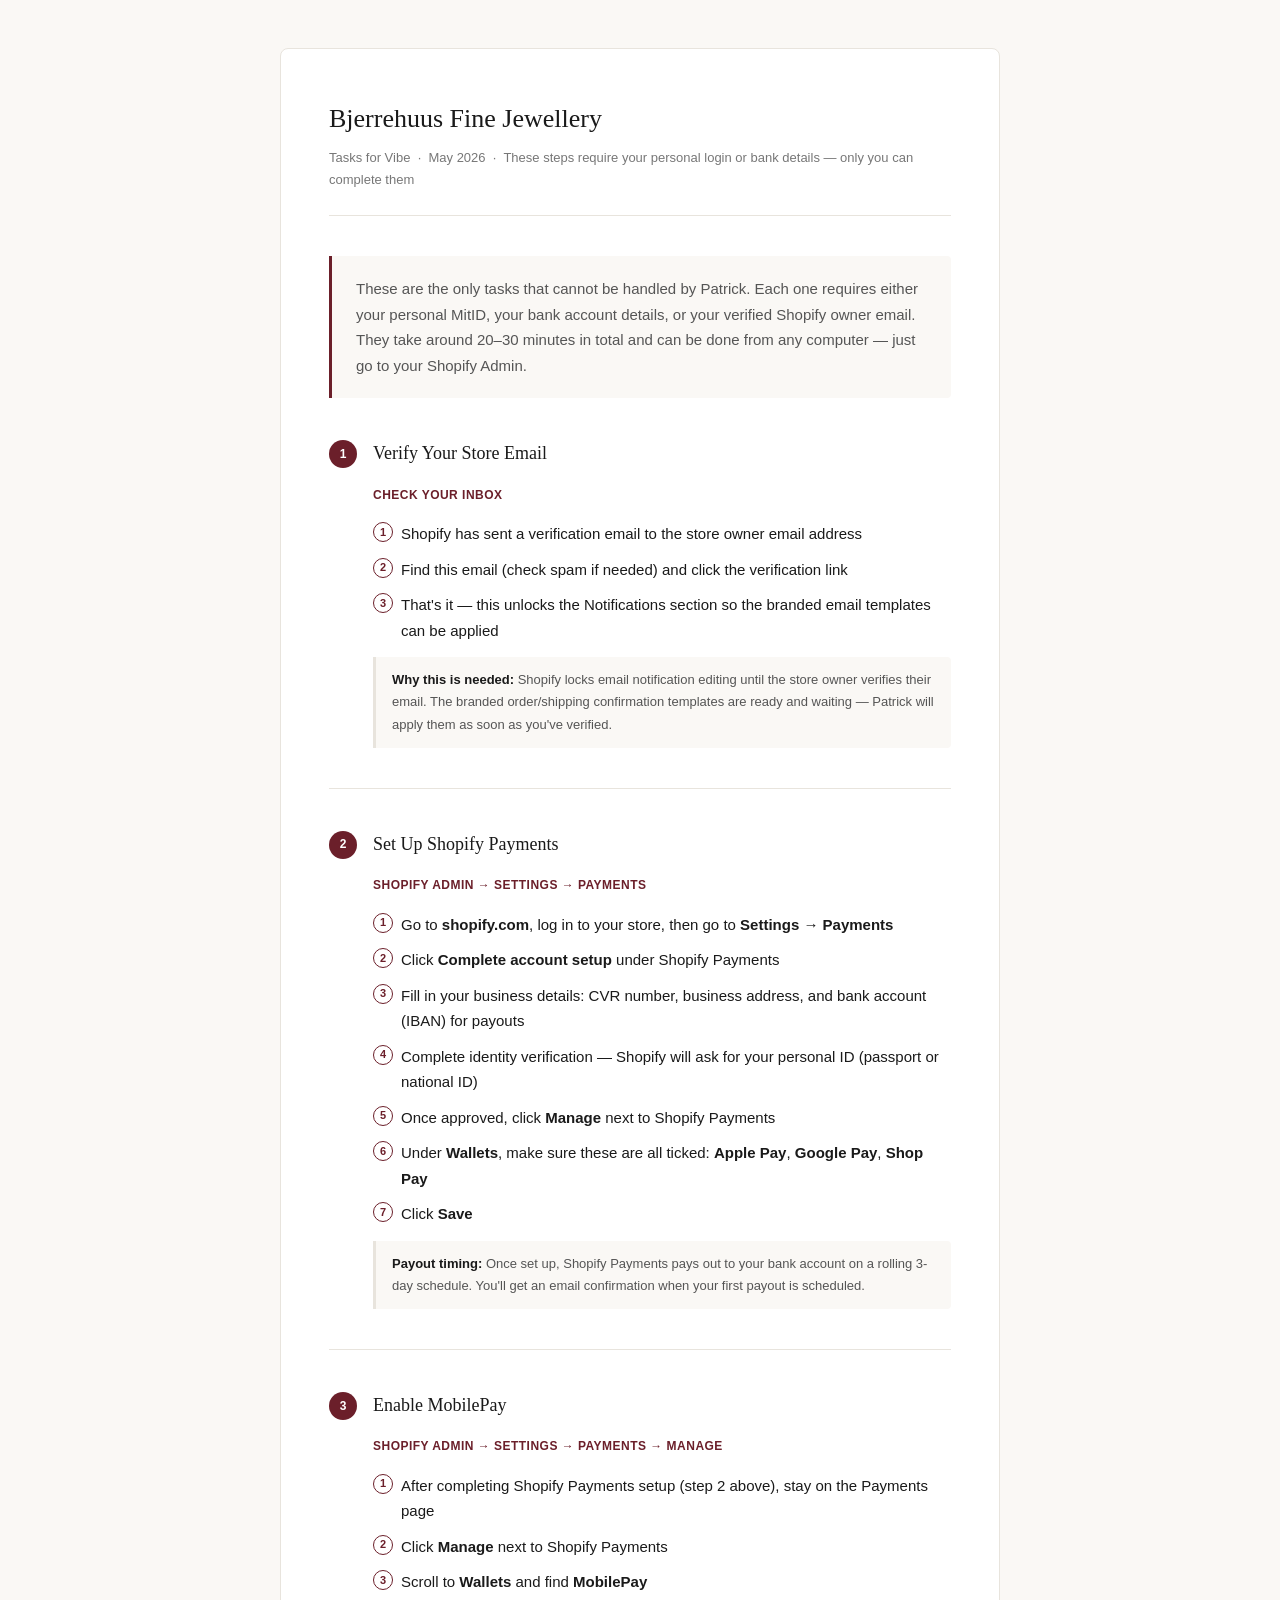
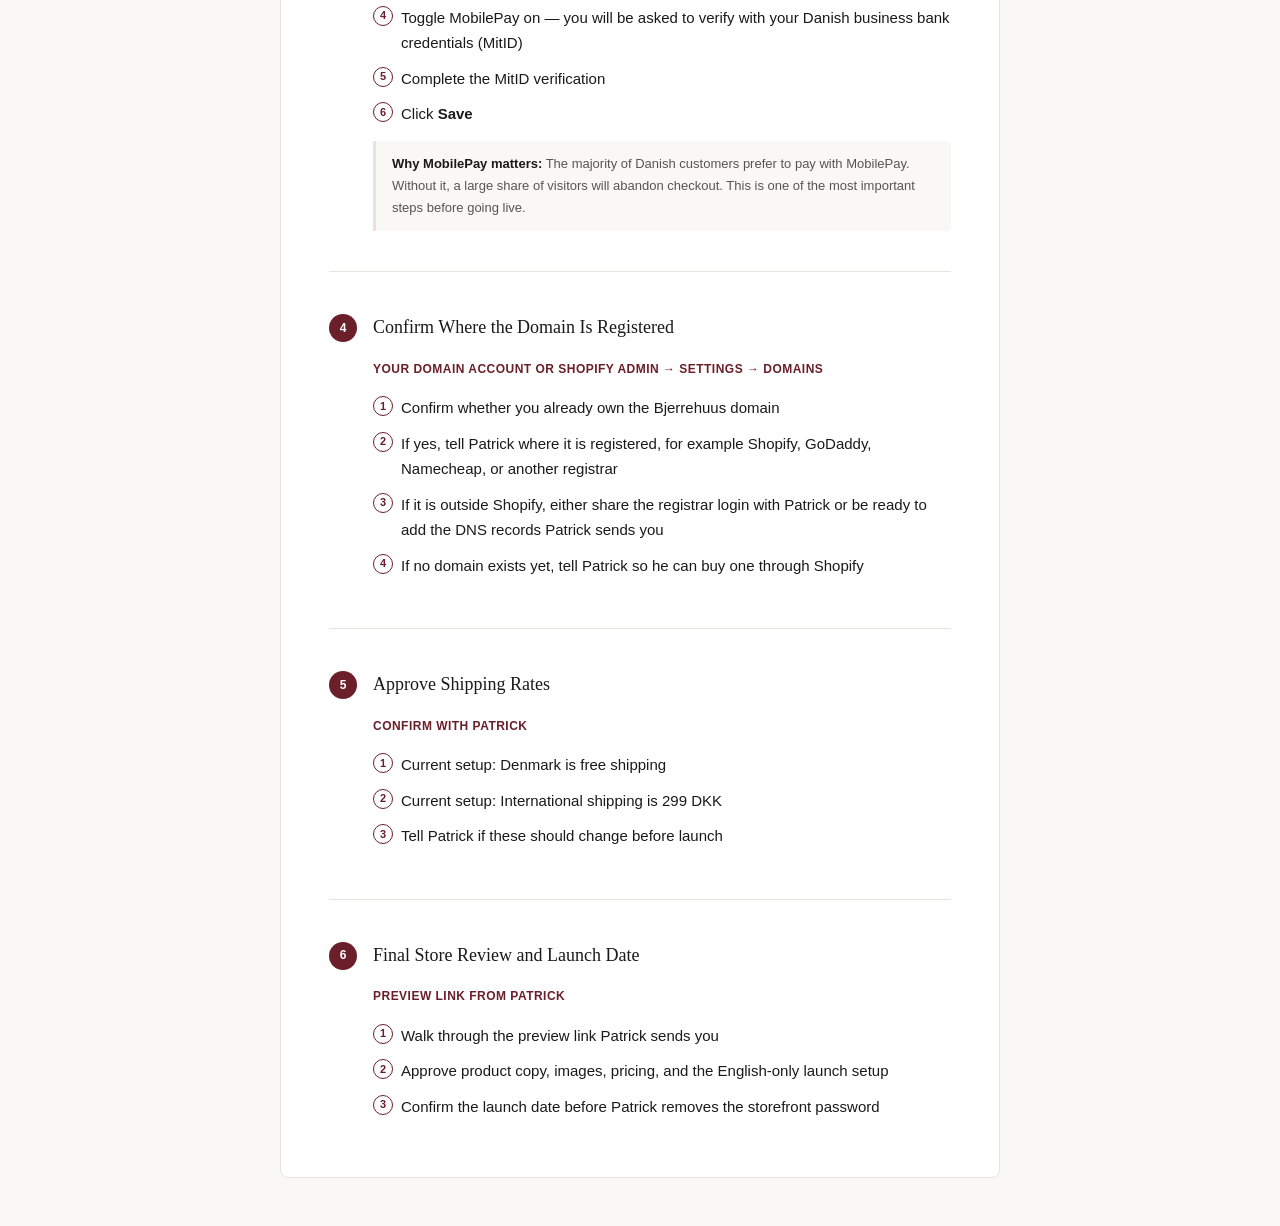
<file: docs/archive/superseded-final-docs-2026-05-12/CLIENT-TASKS.html>
<!DOCTYPE html>
<html lang="en">
<head>
<meta charset="UTF-8">
<meta name="viewport" content="width=device-width, initial-scale=1.0">
<title>Bjerrehuus — Tasks for Vibe</title>
<style>
  * { box-sizing: border-box; margin: 0; padding: 0; }
  body {
    font-family: -apple-system, BlinkMacSystemFont, "Segoe UI", sans-serif;
    font-size: 15px;
    line-height: 1.7;
    color: #1A1A1A;
    background: #FAF8F5;
    padding: 48px 24px;
  }
  .page {
    max-width: 720px;
    margin: 0 auto;
    background: #fff;
    border: 1px solid #E8E4DD;
    border-radius: 8px;
    padding: 48px;
  }
  h1 {
    font-family: Georgia, serif;
    font-size: 26px;
    font-weight: 400;
    margin-bottom: 6px;
  }
  .subtitle {
    color: #777;
    font-size: 13px;
    margin-bottom: 40px;
    border-bottom: 1px solid #E8E4DD;
    padding-bottom: 24px;
  }
  .intro {
    font-size: 15px;
    line-height: 1.7;
    color: #555;
    margin-bottom: 40px;
    padding: 20px 24px;
    background: #FAF8F5;
    border-left: 3px solid #6B1F2A;
    border-radius: 0 4px 4px 0;
  }
  .task {
    margin-bottom: 40px;
    padding-bottom: 40px;
    border-bottom: 1px solid #E8E4DD;
  }
  .task:last-child { border-bottom: none; margin-bottom: 0; padding-bottom: 0; }
  .task-header {
    display: flex;
    align-items: flex-start;
    gap: 16px;
    margin-bottom: 16px;
  }
  .task-number {
    background: #6B1F2A;
    color: #fff;
    font-size: 12px;
    font-weight: 700;
    width: 28px;
    height: 28px;
    border-radius: 50%;
    display: flex;
    align-items: center;
    justify-content: center;
    flex-shrink: 0;
    margin-top: 2px;
  }
  .task-title {
    font-family: Georgia, serif;
    font-size: 18px;
    font-weight: 400;
  }
  .task-where {
    font-size: 12px;
    color: #6B1F2A;
    font-weight: 600;
    letter-spacing: 0.04em;
    text-transform: uppercase;
    margin-bottom: 16px;
    margin-left: 44px;
  }
  .steps {
    margin-left: 44px;
    list-style: none;
    counter-reset: steps;
  }
  .steps li {
    counter-increment: steps;
    margin-bottom: 10px;
    padding-left: 28px;
    position: relative;
  }
  .steps li::before {
    content: counter(steps);
    position: absolute;
    left: 0;
    top: 1px;
    font-size: 11px;
    font-weight: 700;
    color: #6B1F2A;
    width: 18px;
    height: 18px;
    border: 1.5px solid #6B1F2A;
    border-radius: 50%;
    display: inline-flex;
    align-items: center;
    justify-content: center;
    line-height: 1;
  }
  .note {
    margin-left: 44px;
    margin-top: 14px;
    padding: 12px 16px;
    background: #FAF8F5;
    border-left: 3px solid #E8E4DD;
    font-size: 13px;
    color: #555;
    border-radius: 0 4px 4px 0;
  }
  .note strong { color: #1A1A1A; }

  @media print {
    body { background: #fff; padding: 0; }
    .page { border: none; padding: 32px; }
  }
</style>
</head>
<body>
<div class="page">

  <h1>Bjerrehuus Fine Jewellery</h1>
  <p class="subtitle">Tasks for Vibe &nbsp;·&nbsp; May 2026 &nbsp;·&nbsp; These steps require your personal login or bank details — only you can complete them</p>

  <div class="intro">
    These are the only tasks that cannot be handled by Patrick. Each one requires either your personal MitID, your bank account details, or your verified Shopify owner email. They take around 20–30 minutes in total and can be done from any computer — just go to your Shopify Admin.
  </div>

  <!-- 1. Verify email -->
  <div class="task">
    <div class="task-header">
      <div class="task-number">1</div>
      <div class="task-title">Verify Your Store Email</div>
    </div>
    <div class="task-where">Check your inbox</div>
    <ul class="steps">
      <li>Shopify has sent a verification email to the store owner email address</li>
      <li>Find this email (check spam if needed) and click the verification link</li>
      <li>That's it — this unlocks the Notifications section so the branded email templates can be applied</li>
    </ul>
    <div class="note">
      <strong>Why this is needed:</strong> Shopify locks email notification editing until the store owner verifies their email. The branded order/shipping confirmation templates are ready and waiting — Patrick will apply them as soon as you've verified.
    </div>
  </div>

  <!-- 2. Shopify Payments -->
  <div class="task">
    <div class="task-header">
      <div class="task-number">2</div>
      <div class="task-title">Set Up Shopify Payments</div>
    </div>
    <div class="task-where">Shopify Admin → Settings → Payments</div>
    <ul class="steps">
      <li>Go to <strong>shopify.com</strong>, log in to your store, then go to <strong>Settings → Payments</strong></li>
      <li>Click <strong>Complete account setup</strong> under Shopify Payments</li>
      <li>Fill in your business details: CVR number, business address, and bank account (IBAN) for payouts</li>
      <li>Complete identity verification — Shopify will ask for your personal ID (passport or national ID)</li>
      <li>Once approved, click <strong>Manage</strong> next to Shopify Payments</li>
      <li>Under <strong>Wallets</strong>, make sure these are all ticked: <strong>Apple Pay</strong>, <strong>Google Pay</strong>, <strong>Shop Pay</strong></li>
      <li>Click <strong>Save</strong></li>
    </ul>
    <div class="note">
      <strong>Payout timing:</strong> Once set up, Shopify Payments pays out to your bank account on a rolling 3-day schedule. You'll get an email confirmation when your first payout is scheduled.
    </div>
  </div>

  <!-- 3. MobilePay -->
  <div class="task">
    <div class="task-header">
      <div class="task-number">3</div>
      <div class="task-title">Enable MobilePay</div>
    </div>
    <div class="task-where">Shopify Admin → Settings → Payments → Manage</div>
    <ul class="steps">
      <li>After completing Shopify Payments setup (step 2 above), stay on the Payments page</li>
      <li>Click <strong>Manage</strong> next to Shopify Payments</li>
      <li>Scroll to <strong>Wallets</strong> and find <strong>MobilePay</strong></li>
      <li>Toggle MobilePay on — you will be asked to verify with your Danish business bank credentials (MitID)</li>
      <li>Complete the MitID verification</li>
      <li>Click <strong>Save</strong></li>
    </ul>
    <div class="note">
      <strong>Why MobilePay matters:</strong> The majority of Danish customers prefer to pay with MobilePay. Without it, a large share of visitors will abandon checkout. This is one of the most important steps before going live.
    </div>
  </div>

  <!-- 4. Domain -->
  <div class="task">
    <div class="task-header">
      <div class="task-number">4</div>
      <div class="task-title">Confirm Where the Domain Is Registered</div>
    </div>
    <div class="task-where">Your domain account or Shopify Admin → Settings → Domains</div>
    <ul class="steps">
      <li>Confirm whether you already own the Bjerrehuus domain</li>
      <li>If yes, tell Patrick where it is registered, for example Shopify, GoDaddy, Namecheap, or another registrar</li>
      <li>If it is outside Shopify, either share the registrar login with Patrick or be ready to add the DNS records Patrick sends you</li>
      <li>If no domain exists yet, tell Patrick so he can buy one through Shopify</li>
    </ul>
  </div>

  <!-- 5. Shipping -->
  <div class="task">
    <div class="task-header">
      <div class="task-number">5</div>
      <div class="task-title">Approve Shipping Rates</div>
    </div>
    <div class="task-where">Confirm with Patrick</div>
    <ul class="steps">
      <li>Current setup: Denmark is free shipping</li>
      <li>Current setup: International shipping is 299 DKK</li>
      <li>Tell Patrick if these should change before launch</li>
    </ul>
  </div>

  <!-- 6. Final review -->
  <div class="task">
    <div class="task-header">
      <div class="task-number">6</div>
      <div class="task-title">Final Store Review and Launch Date</div>
    </div>
    <div class="task-where">Preview link from Patrick</div>
    <ul class="steps">
      <li>Walk through the preview link Patrick sends you</li>
      <li>Approve product copy, images, pricing, and the English-only launch setup</li>
      <li>Confirm the launch date before Patrick removes the storefront password</li>
    </ul>
  </div>

</div>
</body>
</html>
</file>
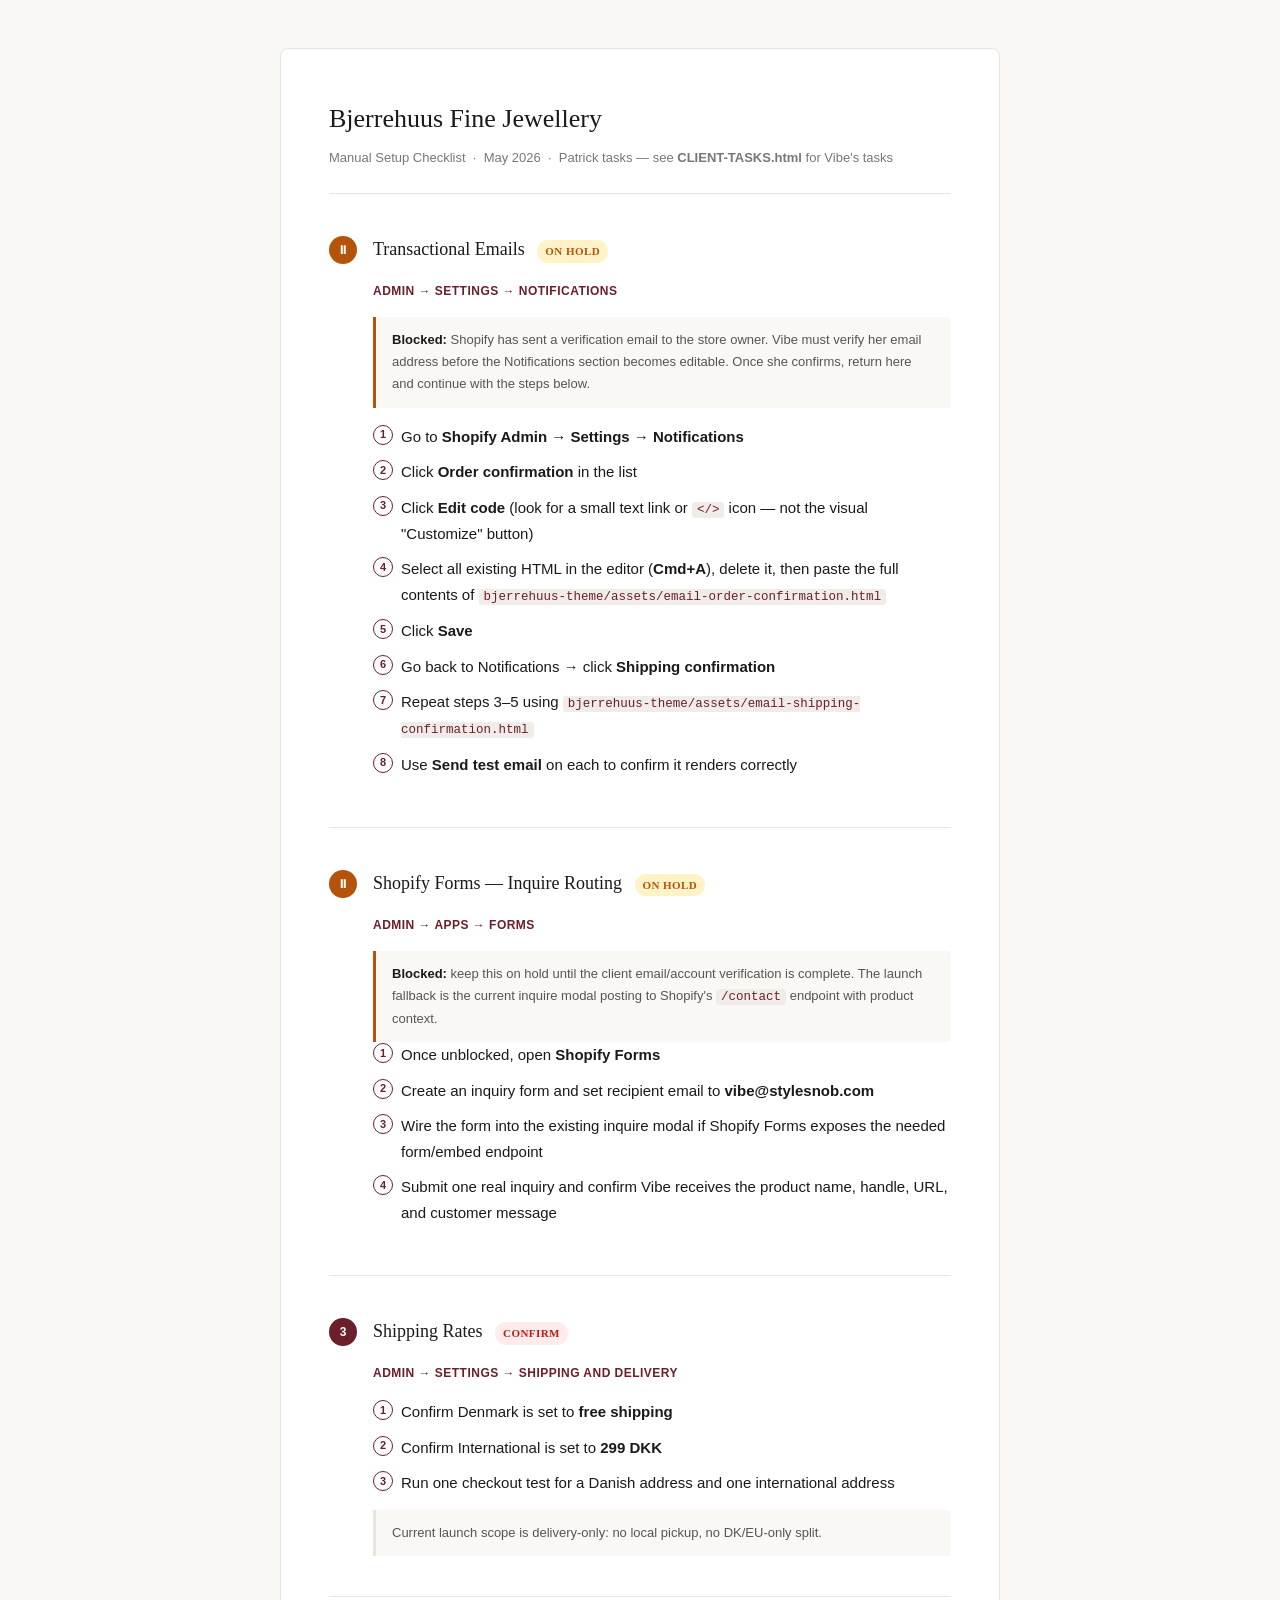
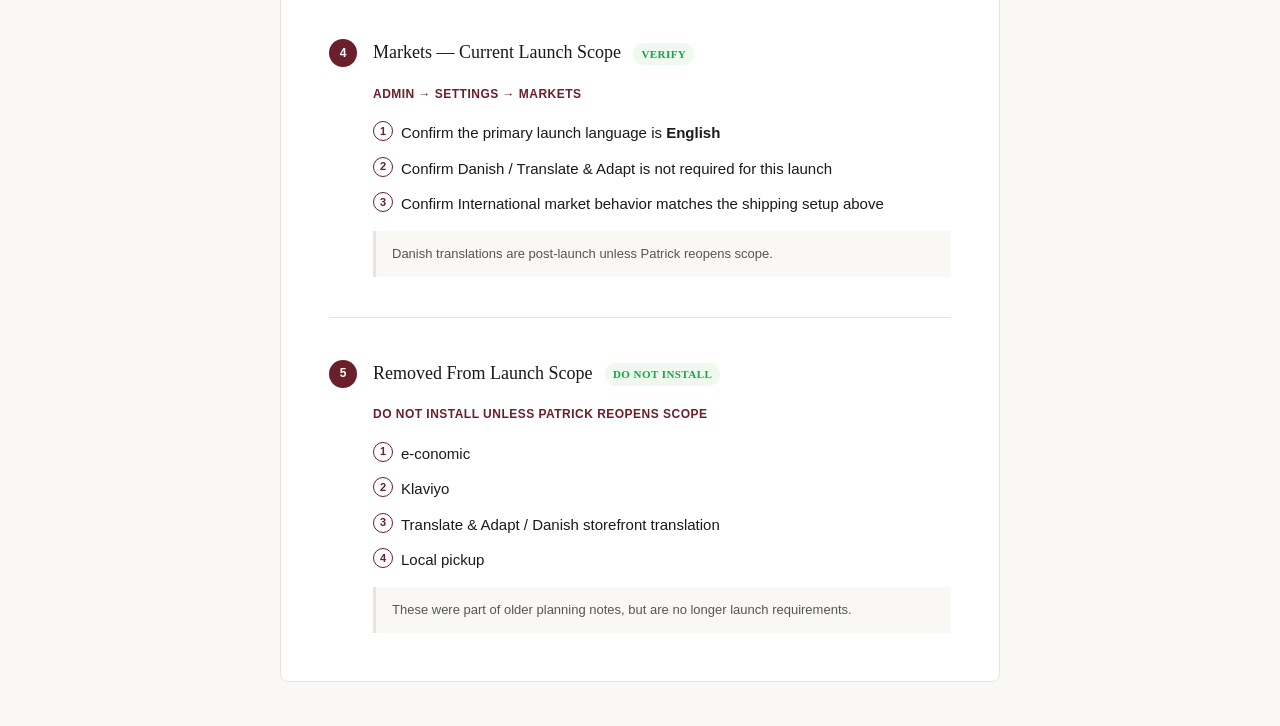
<file: docs/archive/superseded-final-docs-2026-05-12/MANUAL-SETUP-GUIDE.html>
<!DOCTYPE html>
<html lang="en">
<head>
<meta charset="UTF-8">
<meta name="viewport" content="width=device-width, initial-scale=1.0">
<title>Bjerrehuus — Manual Setup Guide</title>
<style>
  * { box-sizing: border-box; margin: 0; padding: 0; }
  body {
    font-family: -apple-system, BlinkMacSystemFont, "Segoe UI", sans-serif;
    font-size: 15px;
    line-height: 1.7;
    color: #1A1A1A;
    background: #FAF8F5;
    padding: 48px 24px;
  }
  .page {
    max-width: 720px;
    margin: 0 auto;
    background: #fff;
    border: 1px solid #E8E4DD;
    border-radius: 8px;
    padding: 48px;
  }
  .brand { color: #6B1F2A; }
  h1 {
    font-family: Georgia, serif;
    font-size: 26px;
    font-weight: 400;
    margin-bottom: 6px;
    color: #1A1A1A;
  }
  .subtitle {
    color: #777;
    font-size: 13px;
    margin-bottom: 40px;
    border-bottom: 1px solid #E8E4DD;
    padding-bottom: 24px;
  }
  .task {
    margin-bottom: 40px;
    padding-bottom: 40px;
    border-bottom: 1px solid #E8E4DD;
  }
  .task:last-child { border-bottom: none; margin-bottom: 0; padding-bottom: 0; }
  .task-header {
    display: flex;
    align-items: flex-start;
    gap: 16px;
    margin-bottom: 16px;
  }
  .task-number {
    background: #6B1F2A;
    color: #fff;
    font-size: 12px;
    font-weight: 700;
    width: 28px;
    height: 28px;
    border-radius: 50%;
    display: flex;
    align-items: center;
    justify-content: center;
    flex-shrink: 0;
    margin-top: 2px;
  }
  .task-title {
    font-family: Georgia, serif;
    font-size: 18px;
    font-weight: 400;
    color: #1A1A1A;
  }
  .task-where {
    font-size: 12px;
    color: #6B1F2A;
    font-weight: 600;
    letter-spacing: 0.04em;
    text-transform: uppercase;
    margin-bottom: 16px;
    margin-left: 44px;
  }
  .steps {
    margin-left: 44px;
    list-style: none;
    counter-reset: steps;
  }
  .steps li {
    counter-increment: steps;
    margin-bottom: 10px;
    padding-left: 28px;
    position: relative;
  }
  .steps li::before {
    content: counter(steps);
    position: absolute;
    left: 0;
    top: 1px;
    font-size: 11px;
    font-weight: 700;
    color: #6B1F2A;
    width: 18px;
    height: 18px;
    border: 1.5px solid #6B1F2A;
    border-radius: 50%;
    display: inline-flex;
    align-items: center;
    justify-content: center;
    line-height: 1;
  }
  .note {
    margin-left: 44px;
    margin-top: 14px;
    padding: 12px 16px;
    background: #FAF8F5;
    border-left: 3px solid #E8E4DD;
    font-size: 13px;
    color: #555;
    border-radius: 0 4px 4px 0;
  }
  .note strong { color: #1A1A1A; }
  code {
    font-family: "SF Mono", "Fira Code", monospace;
    font-size: 12.5px;
    background: #F0EDE8;
    padding: 1px 5px;
    border-radius: 3px;
    color: #6B1F2A;
  }
  .tokens {
    margin-left: 44px;
    margin-top: 14px;
    background: #1A1A1A;
    color: #FAF8F5;
    padding: 16px;
    border-radius: 6px;
    font-family: "SF Mono", "Fira Code", monospace;
    font-size: 12.5px;
    line-height: 2;
  }
  .tokens span { color: #b5a99a; }
  .tag {
    display: inline-block;
    font-size: 11px;
    font-weight: 600;
    padding: 2px 8px;
    border-radius: 20px;
    margin-left: 8px;
    vertical-align: middle;
    text-transform: uppercase;
    letter-spacing: 0.04em;
  }
  .tag-urgent { background: #fdecea; color: #b91c1c; }
  .tag-optional { background: #f0f9ee; color: #16a34a; }

  @media print {
    body { background: #fff; padding: 0; }
    .page { border: none; padding: 32px; }
  }
</style>
</head>
<body>
<div class="page">

  <h1>Bjerrehuus Fine Jewellery</h1>
  <p class="subtitle">Manual Setup Checklist &nbsp;·&nbsp; May 2026 &nbsp;·&nbsp; Patrick tasks — see <strong>CLIENT-TASKS.html</strong> for Vibe's tasks</p>

  <!-- 1. Transactional Emails -->
  <div class="task">
    <div class="task-header">
      <div class="task-number" style="background:#b45309;">⏸</div>
      <div class="task-title">Transactional Emails <span class="tag" style="background:#fef3c7;color:#b45309;">On Hold</span></div>
    </div>
    <div class="task-where">Admin → Settings → Notifications</div>
    <div class="note" style="border-left-color:#b45309;">
      <strong>Blocked:</strong> Shopify has sent a verification email to the store owner. Vibe must verify her email address before the Notifications section becomes editable. Once she confirms, return here and continue with the steps below.
    </div>
    <ul class="steps" style="margin-top:16px;">
      <li>Go to <strong>Shopify Admin → Settings → Notifications</strong></li>
      <li>Click <strong>Order confirmation</strong> in the list</li>
      <li>Click <strong>Edit code</strong> (look for a small text link or <code>&lt;/&gt;</code> icon — not the visual "Customize" button)</li>
      <li>Select all existing HTML in the editor (<strong>Cmd+A</strong>), delete it, then paste the full contents of <code>bjerrehuus-theme/assets/email-order-confirmation.html</code></li>
      <li>Click <strong>Save</strong></li>
      <li>Go back to Notifications → click <strong>Shipping confirmation</strong></li>
      <li>Repeat steps 3–5 using <code>bjerrehuus-theme/assets/email-shipping-confirmation.html</code></li>
      <li>Use <strong>Send test email</strong> on each to confirm it renders correctly</li>
    </ul>
  </div>

  <!-- 2. Shopify Forms -->
  <div class="task">
    <div class="task-header">
      <div class="task-number" style="background:#b45309;">⏸</div>
      <div class="task-title">Shopify Forms — Inquire Routing <span class="tag" style="background:#fef3c7;color:#b45309;">On Hold</span></div>
    </div>
    <div class="task-where">Admin → Apps → Forms</div>
    <div class="note" style="border-left-color:#b45309;">
      <strong>Blocked:</strong> keep this on hold until the client email/account verification is complete. The launch fallback is the current inquire modal posting to Shopify's <code>/contact</code> endpoint with product context.
    </div>
    <ul class="steps">
      <li>Once unblocked, open <strong>Shopify Forms</strong></li>
      <li>Create an inquiry form and set recipient email to <strong>vibe@stylesnob.com</strong></li>
      <li>Wire the form into the existing inquire modal if Shopify Forms exposes the needed form/embed endpoint</li>
      <li>Submit one real inquiry and confirm Vibe receives the product name, handle, URL, and customer message</li>
    </ul>
  </div>

  <!-- 3. Shipping rates -->
  <div class="task">
    <div class="task-header">
      <div class="task-number">3</div>
      <div class="task-title">Shipping Rates <span class="tag tag-urgent">Confirm</span></div>
    </div>
    <div class="task-where">Admin → Settings → Shipping and delivery</div>
    <ul class="steps">
      <li>Confirm Denmark is set to <strong>free shipping</strong></li>
      <li>Confirm International is set to <strong>299 DKK</strong></li>
      <li>Run one checkout test for a Danish address and one international address</li>
    </ul>
    <div class="note">
      Current launch scope is delivery-only: no local pickup, no DK/EU-only split.
    </div>
  </div>

  <!-- 4. Markets -->
  <div class="task">
    <div class="task-header">
      <div class="task-number">4</div>
      <div class="task-title">Markets — Current Launch Scope <span class="tag tag-optional">Verify</span></div>
    </div>
    <div class="task-where">Admin → Settings → Markets</div>
    <ul class="steps">
      <li>Confirm the primary launch language is <strong>English</strong></li>
      <li>Confirm Danish / Translate &amp; Adapt is not required for this launch</li>
      <li>Confirm International market behavior matches the shipping setup above</li>
    </ul>
    <div class="note">
      Danish translations are post-launch unless Patrick reopens scope.
    </div>
  </div>

  <!-- 5. Removed scope -->
  <div class="task">
    <div class="task-header">
      <div class="task-number">5</div>
      <div class="task-title">Removed From Launch Scope <span class="tag tag-optional">Do Not Install</span></div>
    </div>
    <div class="task-where">Do not install unless Patrick reopens scope</div>
    <ul class="steps">
      <li>e-conomic</li>
      <li>Klaviyo</li>
      <li>Translate &amp; Adapt / Danish storefront translation</li>
      <li>Local pickup</li>
    </ul>
    <div class="note">
      These were part of older planning notes, but are no longer launch requirements.
    </div>
  </div>

</div>
</body>
</html>
</file>
